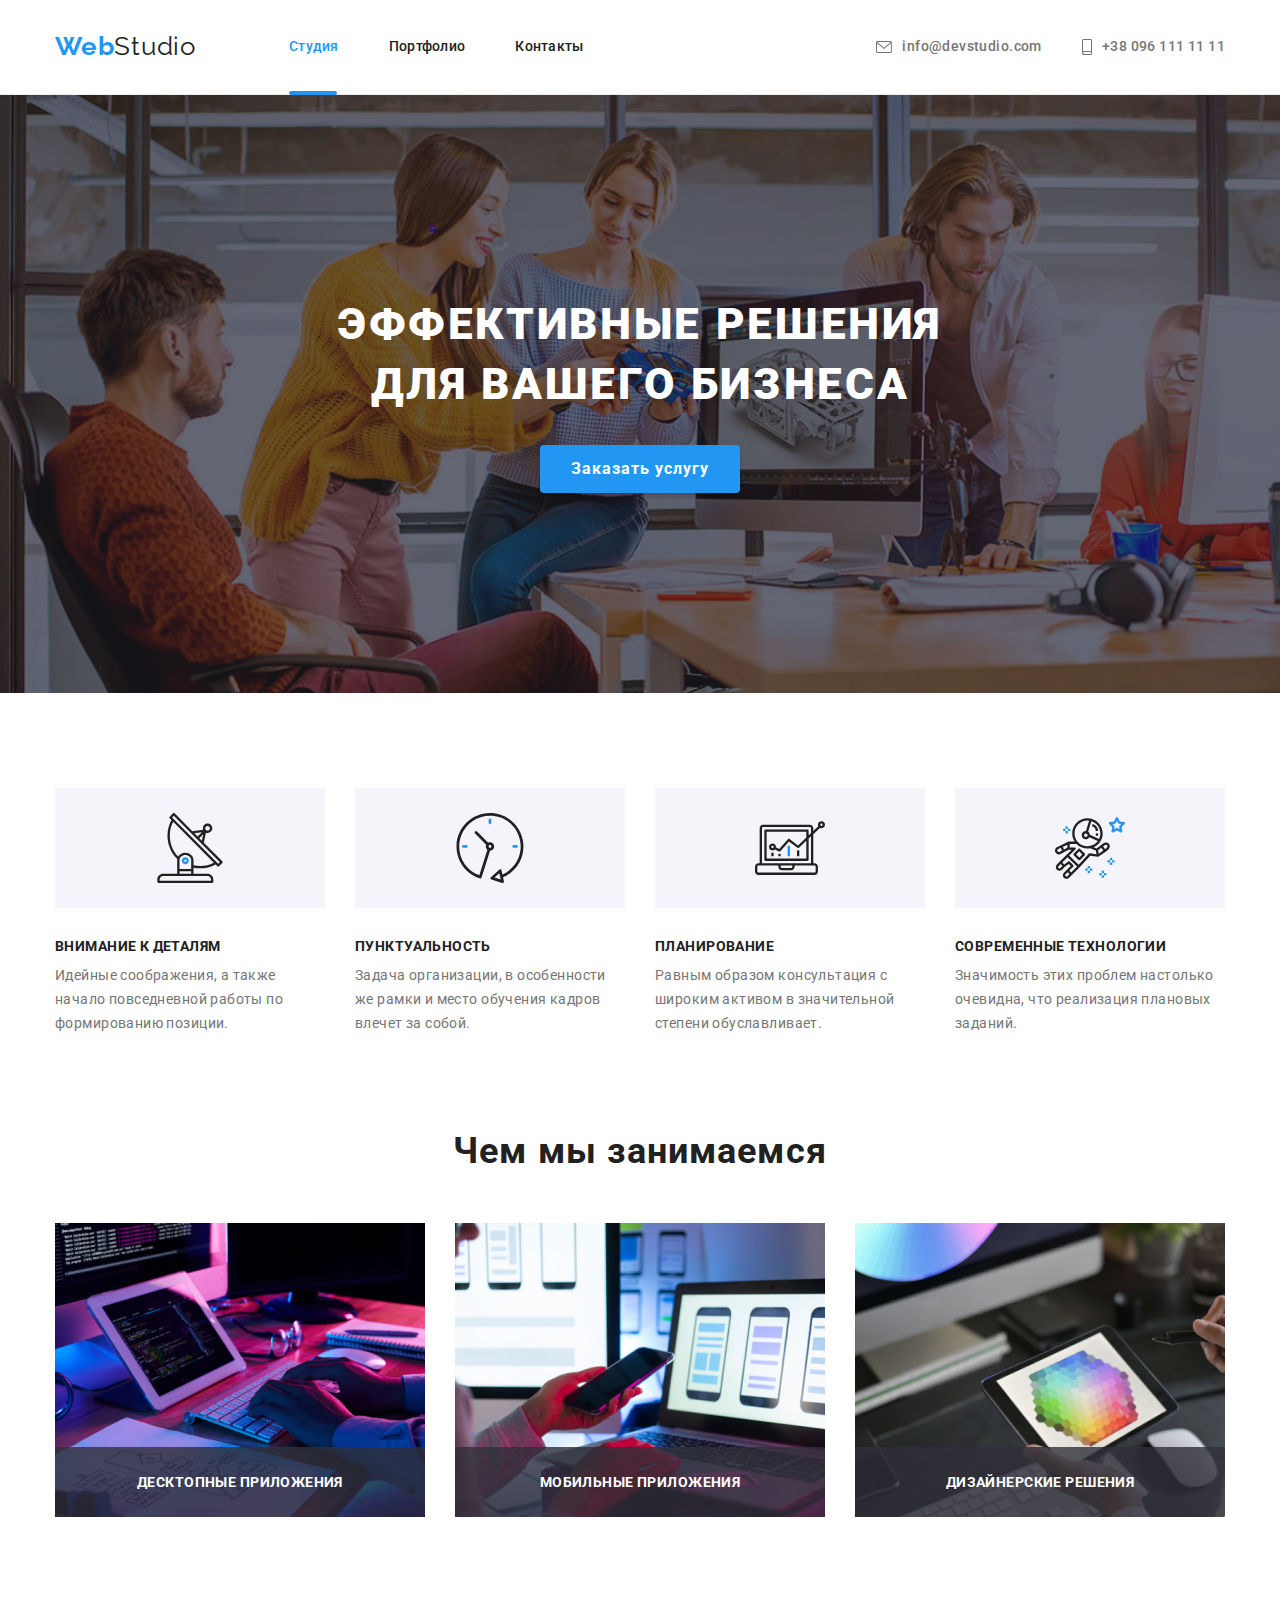
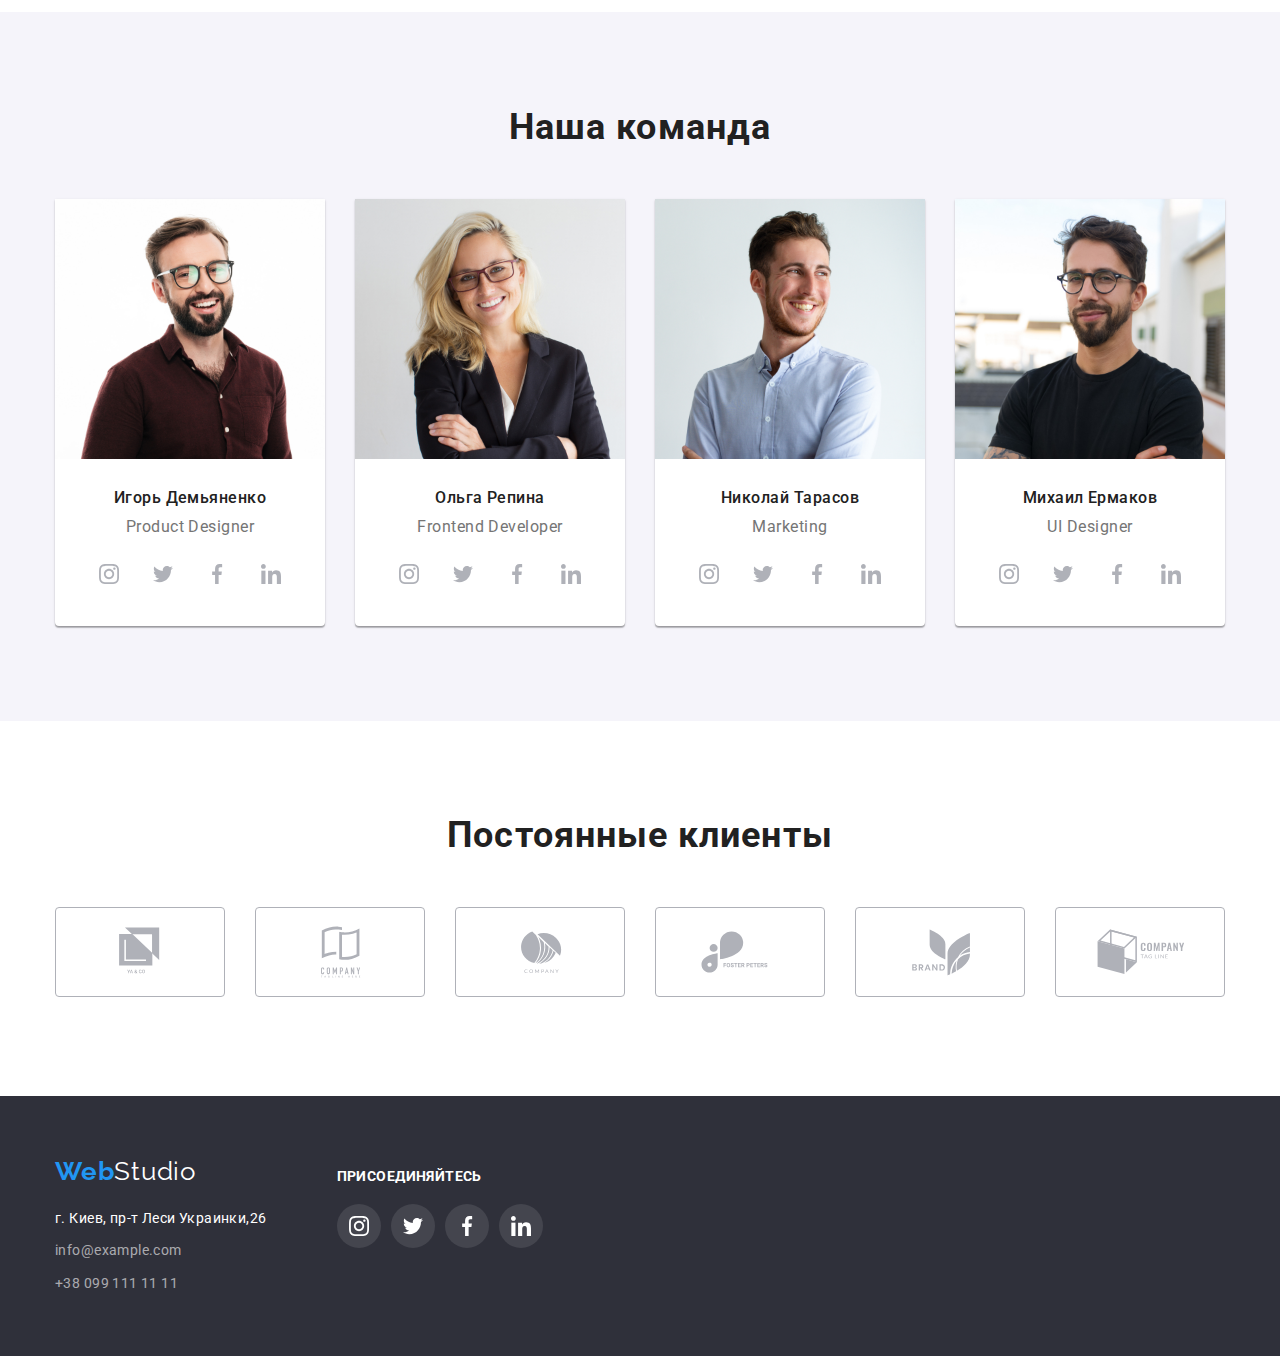
<file: index.html>
<!DOCTYPE html>
<html lang="ru">
  <head>
    <meta charset="UTF-8" />
    <meta name="viewport" content="width=device-width, initial-scale=1.0" />
    <title lang="en">WebStudio</title>
    <link rel="preconnect" href="https://fonts.gstatic.com" />
    <link
      href="https://fonts.googleapis.com/css2?family=Raleway:wght@700&family=Roboto:wght@400;500;700;900&display=swap"
      rel="stylesheet"
    />
    <link rel="stylesheet" href="./normalize.css" />
    <link rel="stylesheet" href="./css/styles.css" />
  </head>
  <body>
    <!-- Шапка сайта-->

    <header class="header">
      <div class="header-container container">
        <nav class="nav">
          <!-- <a href="/"><img src="./images/webstudio.svg" alt="Логотип сайта" width="145"></a> -->
          <a class="logo link" href="index.html" lang="en">
            <span class="logo web">Web</span>Studio</a
          >
          <ul class="list navigation-list">
            <li class="nav list item">
              <a class="nav-links link current s-pseudo" href="index.html"
                >Студия</a
              >
            </li>
            <li class="nav list item">
              <a class="nav-links link" href="portfolio.html">Портфолио</a>
            </li>
            <li class="nav list item">
              <a class="nav-links link" href="">Контакты</a>
            </li>
          </ul>
        </nav>

        <ul class="contacts list mail-phone">
          <li class="contacts list item">
            <a class="contacts link mail" href="mailto:info@devstudio.com"
              ><svg class="contacts link h-cont mail-svg">
                <use href="images/icons/sprite.svg#icon-envelope"></use>
              </svg>
              info@devstudio.com
            </a>
          </li>
          <li class="contacts list item">
            <a class="contacts link phone" href="tel:+380961111111"
              ><svg class="contacts link h-cont phone-svg">
                <use
                  href="./images/icons/sprite.svg#icon-smartphone"
                ></use></svg
              >+38 096 111 11 11</a
            >
          </li>
        </ul>
      </div>
    </header>

    <main>
      <!-- Герой -->
      <section class="hero">
        <div class="hero-container container">
          <h1 class="main-title">Эффективные решения для вашего бизнеса</h1>
          <button type="button" class="button" data-modal-open>
            Заказать услугу
          </button>
        </div>
      </section>

      <!-- Преимущества-->
      <section class="advantages">
        <div class="advantages-container container">
          <h2 class="advantages-title visually-hidden">Преимущества</h2>
          <div class="adv-svg-container">
            <div class="adv-svg-container-box">
              <svg class="adv-svg">
                <use href="./images/icons/sprite.svg#icon-antenna"></use>
              </svg>
            </div>
            <div class="adv-svg-container-box">
              <svg class="adv-svg">
                <use href="./images/icons/sprite.svg#icon-clock"></use>
              </svg>
            </div>
            <div class="adv-svg-container-box">
              <svg class="adv-svg">
                <use href="./images/icons/sprite.svg#icon-diagram"></use>
              </svg>
            </div>
            <div class="adv-svg-container-box">
              <svg class="adv-svg">
                <use href="./images/icons/sprite.svg#icon-astronaut"></use>
              </svg>
            </div>
          </div>

          <ul class="advantages-list list">
            <li class="advantages-list-item list item">
              <h3 class="advantages-title">Внимание к деталям</h3>
              <p class="adv-desc">
                Идейные соображения, а также начало повседневной работы по
                формированию позиции.
              </p>
            </li>
            <li class="advantages-list-item list item">
              <h3 class="advantages-title">Пунктуальность</h3>
              <p class="adv-desc">
                Задача организации, в особенности же рамки и место обучения
                кадров влечет за собой.
              </p>
            </li>
            <li class="advantages-list-item list item">
              <h3 class="advantages-title">Планирование</h3>
              <p class="adv-desc">
                Равным образом консультация с широким активом в значительной
                степени обуславливает.
              </p>
            </li>
            <li class="advantages-list-item list item">
              <h3 class="advantages-title">Современные технологии</h3>
              <p class="adv-desc">
                Значимость этих проблем настолько очевидна, что реализация
                плановых заданий.
              </p>
            </li>
          </ul>
        </div>
      </section>

      <!-- Чем мы занимаемся-->
      <section class="our-work">
        <div class="our-work-container container">
          <h2 class="our-work-title">Чем мы занимаемся</h2>
          <ul class="our-work-list list">
            <li class="our-work-list list item label1">
              <img src="./images/box1.jpg" width="370" alt="Описание фото 1" />
            </li>
            <li class="our-work-list list item label2">
              <img src="./images/box2.jpg" width="370" alt="Описание фото 2" />
            </li>
            <li class="our-work-list list item label3">
              <img src="./images/box3.jpg" width="370" alt="Описание фото 3" />
            </li>
          </ul>
        </div>
      </section>

      <!-- Наша команда-->

      <section class="our-team">
        <div class="our-team-container container">
          <h2 class="our-team-title">Наша команда</h2>
          <ul class="our-team-list list">
            <li class="our-team list item card">
              <img
                src="./images/worker1.jpg"
                alt="Фото сотрудника 1"
                width="270"
              />
              <div class="our-team-content-wrapper">
                <h3 class="teammate">Игорь Демьяненко</h3>
                <p class="profession" lang="en">Product Designer</p>
                <ul class="social-list list">
                  <li class="social-list-item">
                    <a href="" class="social-list-link link">
                      <svg class="social-list-icon">
                        <use
                          href="./images/icons/sprite.svg#icon-instagram"
                        ></use>
                      </svg>
                    </a>
                  </li>
                  <li class="social-list-item">
                    <a href="" class="social-list-link link">
                      <svg class="social-list-icon">
                        <use
                          href="./images/icons/sprite.svg#icon-twitter"
                        ></use>
                      </svg>
                    </a>
                  </li>
                  <li class="social-list-item">
                    <a href="" class="social-list-link link">
                      <svg class="social-list-icon">
                        <use
                          href="./images/icons/sprite.svg#icon-facebook"
                        ></use>
                      </svg>
                    </a>
                  </li>
                  <li class="social-list-item">
                    <a href="" class="social-list-link link">
                      <svg class="social-list-icon">
                        <use
                          href="./images/icons/sprite.svg#icon-linkedin"
                        ></use>
                      </svg>
                    </a>
                  </li>
                </ul>
              </div>
            </li>
            <li class="our-team list item card">
              <img
                src="./images/worker2.jpg"
                alt="Фото сотрудника 2"
                width="270"
              />
              <div class="our-team-content-wrapper">
                <h3 class="teammate">Ольга Репина</h3>
                <p class="profession" lang="en">Frontend Developer</p>
                <ul class="social-list list">
                  <li class="social-list-item">
                    <a href="" class="social-list-link link">
                      <svg class="social-list-icon">
                        <use
                          href="./images/icons/sprite.svg#icon-instagram"
                        ></use>
                      </svg>
                    </a>
                  </li>
                  <li class="social-list-item">
                    <a href="" class="social-list-link link">
                      <svg class="social-list-icon">
                        <use
                          href="./images/icons/sprite.svg#icon-twitter"
                        ></use>
                      </svg>
                    </a>
                  </li>
                  <li class="social-list-item">
                    <a href="" class="social-list-link link">
                      <svg class="social-list-icon">
                        <use
                          href="./images/icons/sprite.svg#icon-facebook"
                        ></use>
                      </svg>
                    </a>
                  </li>
                  <li class="social-list-item">
                    <a href="" class="social-list-link link">
                      <svg class="social-list-icon">
                        <use
                          href="./images/icons/sprite.svg#icon-linkedin"
                        ></use>
                      </svg>
                    </a>
                  </li>
                </ul>
              </div>
            </li>

            <li class="our-team list item card">
              <img
                src="./images/worker3.jpg"
                alt="Фото сотрудника 3"
                width="270"
              />
              <div class="our-team-content-wrapper">
                <h3 class="teammate">Николай Тарасов</h3>
                <p class="profession" lang="en">Marketing</p>
                <ul class="social-list list">
                  <li class="social-list-item">
                    <a href="" class="social-list-link link">
                      <svg class="social-list-icon">
                        <use
                          href="./images/icons/sprite.svg#icon-instagram"
                        ></use>
                      </svg>
                    </a>
                  </li>
                  <li class="social-list-item">
                    <a href="" class="social-list-link link">
                      <svg class="social-list-icon">
                        <use
                          href="./images/icons/sprite.svg#icon-twitter"
                        ></use>
                      </svg>
                    </a>
                  </li>
                  <li class="social-list-item">
                    <a href="" class="social-list-link link">
                      <svg class="social-list-icon">
                        <use
                          href="./images/icons/sprite.svg#icon-facebook"
                        ></use>
                      </svg>
                    </a>
                  </li>
                  <li class="social-list-item">
                    <a href="" class="social-list-link link">
                      <svg class="social-list-icon">
                        <use
                          href="./images/icons/sprite.svg#icon-linkedin"
                        ></use>
                      </svg>
                    </a>
                  </li>
                </ul>
              </div>
            </li>

            <li class="our-team list item card">
              <img
                src="./images/worker4.jpg"
                alt="Фото сотрудника 4"
                width="270"
              />
              <div class="our-team-content-wrapper">
                <h3 class="teammate">Михаил Ермаков</h3>
                <p class="profession" lang="en">UI Designer</p>
                <ul class="social-list list">
                  <li class="social-list-item">
                    <a href="" class="social-list-link link">
                      <svg class="social-list-icon">
                        <use
                          href="./images/icons/sprite.svg#icon-instagram"
                        ></use>
                      </svg>
                    </a>
                  </li>
                  <li class="social-list-item">
                    <a href="" class="social-list-link link">
                      <svg class="social-list-icon">
                        <use
                          href="./images/icons/sprite.svg#icon-twitter"
                        ></use>
                      </svg>
                    </a>
                  </li>
                  <li class="social-list-item">
                    <a href="" class="social-list-link link">
                      <svg class="social-list-icon">
                        <use
                          href="./images/icons/sprite.svg#icon-facebook"
                        ></use>
                      </svg>
                    </a>
                  </li>
                  <li class="social-list-item">
                    <a href="" class="social-list-link link">
                      <svg class="social-list-icon">
                        <use
                          href="./images/icons/sprite.svg#icon-linkedin"
                        ></use>
                      </svg>
                    </a>
                  </li>
                </ul>
              </div>
            </li>
          </ul>
        </div>
      </section>

      <!-- Постоянные клиенты -->

      <section class="clients">
        <div class="clients-container">
          <h2 class="clients-title">Постоянные клиенты</h2>
          <ul class="clients-list list">
            <li class="clients-list-item">
              <a class="clients-list-link link" href="http://www.google.com">
                <div class="clients-link-box">
                  <svg class="client-list-link-svg">
                    <use href="./images/icons/sprite.svg#icon-Client-1"></use>
                  </svg>
                </div>
              </a>
            </li>
            <li class="clients-list-item">
              <a class="clients-list-link link" href="http://www.google.com">
                <div class="clients-link-box">
                  <svg class="client-list-link-svg">
                    <use href="./images/icons/sprite.svg#icon-Client-2"></use>
                  </svg>
                </div>
              </a>
            </li>
            <li class="clients-list-item">
              <a class="clients-list-link link" href="http://www.google.com">
                <div class="clients-link-box">
                  <svg class="client-list-link-svg">
                    <use href="./images/icons/sprite.svg#icon-Client-3"></use>
                  </svg>
                </div>
              </a>
            </li>
            <li class="clients-list-item">
              <a class="clients-list-link link" href="http://www.google.com">
                <div class="clients-link-box">
                  <svg class="client-list-link-svg">
                    <use href="./images/icons/sprite.svg#icon-Client-4"></use>
                  </svg>
                </div>
              </a>
            </li>
            <li class="clients-list-item">
              <a class="clients-list-link link" href="http://www.google.com">
                <div class="clients-link-box">
                  <svg class="client-list-link-svg">
                    <use href="./images/icons/sprite.svg#icon-Client-5"></use>
                  </svg>
                </div>
              </a>
            </li>
            <li class="clients-list-item">
              <a class="clients-list-link link" href="http://www.google.com">
                <div class="clients-link-box">
                  <svg class="client-list-link-svg">
                    <use href="./images/icons/sprite.svg#icon-Client-6"></use>
                  </svg>
                </div>
              </a>
            </li>
          </ul>
        </div>
      </section>
    </main>

    <!-- Футер -->

    <footer class="footer">
      <div class="footer-container container">
        <div class="footer-address-container">
          <h3 class="footer-title visually-hidden">Контактные данные</h3>
          <a class="logo link logo-footer" href="index.html">
            <span class="logo web">Web</span>Studio</a
          >
          <address class="address">
            <ul class="address-list list">
              <li class="address-list-item list">
                <a
                  class="link street"
                  href="https://goo.gl/maps/oHU4YcyeSBR1wk3o7"
                  target="_blank"
                  rel="noreferrer noopener"
                  >г. Киев, пр-т Леси Украинки,26</a
                >
              </li>
              <li class="address-list-item list item">
                <a class="link f-cont" href="mailto:info@example.com"
                  >info@example.com</a
                >
              </li>
              <li class="address-list-item list item">
                <a class="link f-cont" href="tel:+380991111111"
                  >+38 099 111 11 11</a
                >
              </li>
            </ul>
          </address>
        </div>
        <div class="footer-social-container">
          <h3 class="social-title">присоединяйтесь</h3>
          <ul class="footer-social-list list">
            <li class="footer-social-list-item">
              <a href="" class="footer-social-list-link link">
                <svg class="footer-social-list-icon">
                  <use
                    class="footer-social-list-link-svg"
                    href="./images/icons/sprite.svg#icon-instagram"
                  ></use>
                </svg>
              </a>
            </li>
            <li class="footer-social-list-item">
              <a href="" class="footer-social-list-link link">
                <svg class="footer-social-list-icon">
                  <use
                    class="footer-social-list-link-svg"
                    href="./images/icons/sprite.svg#icon-twitter"
                  ></use>
                </svg>
              </a>
            </li>
            <li class="footer-social-list-item">
              <a href="" class="footer-social-list-link link">
                <svg class="footer-social-list-icon">
                  <use
                    class="footer-social-list-link-svg"
                    href="./images/icons/sprite.svg#icon-facebook"
                  ></use>
                </svg>
              </a>
            </li>
            <li class="footer-social-list-item">
              <a href="" class="footer-social-list-link link">
                <svg class="footer-social-list-icon">
                  <use
                    class="footer-social-list-link-svg"
                    href="./images/icons/sprite.svg#icon-linkedin"
                  ></use>
                </svg>
              </a>
            </li>
          </ul>
        </div>
      </div>
    </footer>
    <div class="backdrop is-hidden" data-modal>
      <div class="modal">
        <button type="button" class="modal-close-btn" data-modal-close>
          <svg class="modal-close-btn-icon">
            <use href="./images/icons/sprite.svg#icon-modal-close-btn"></use>
          </svg>
        </button>
      </div>
    </div>
    <script src="./JS/modal.js"></script>
  </body>
</html>
</file>
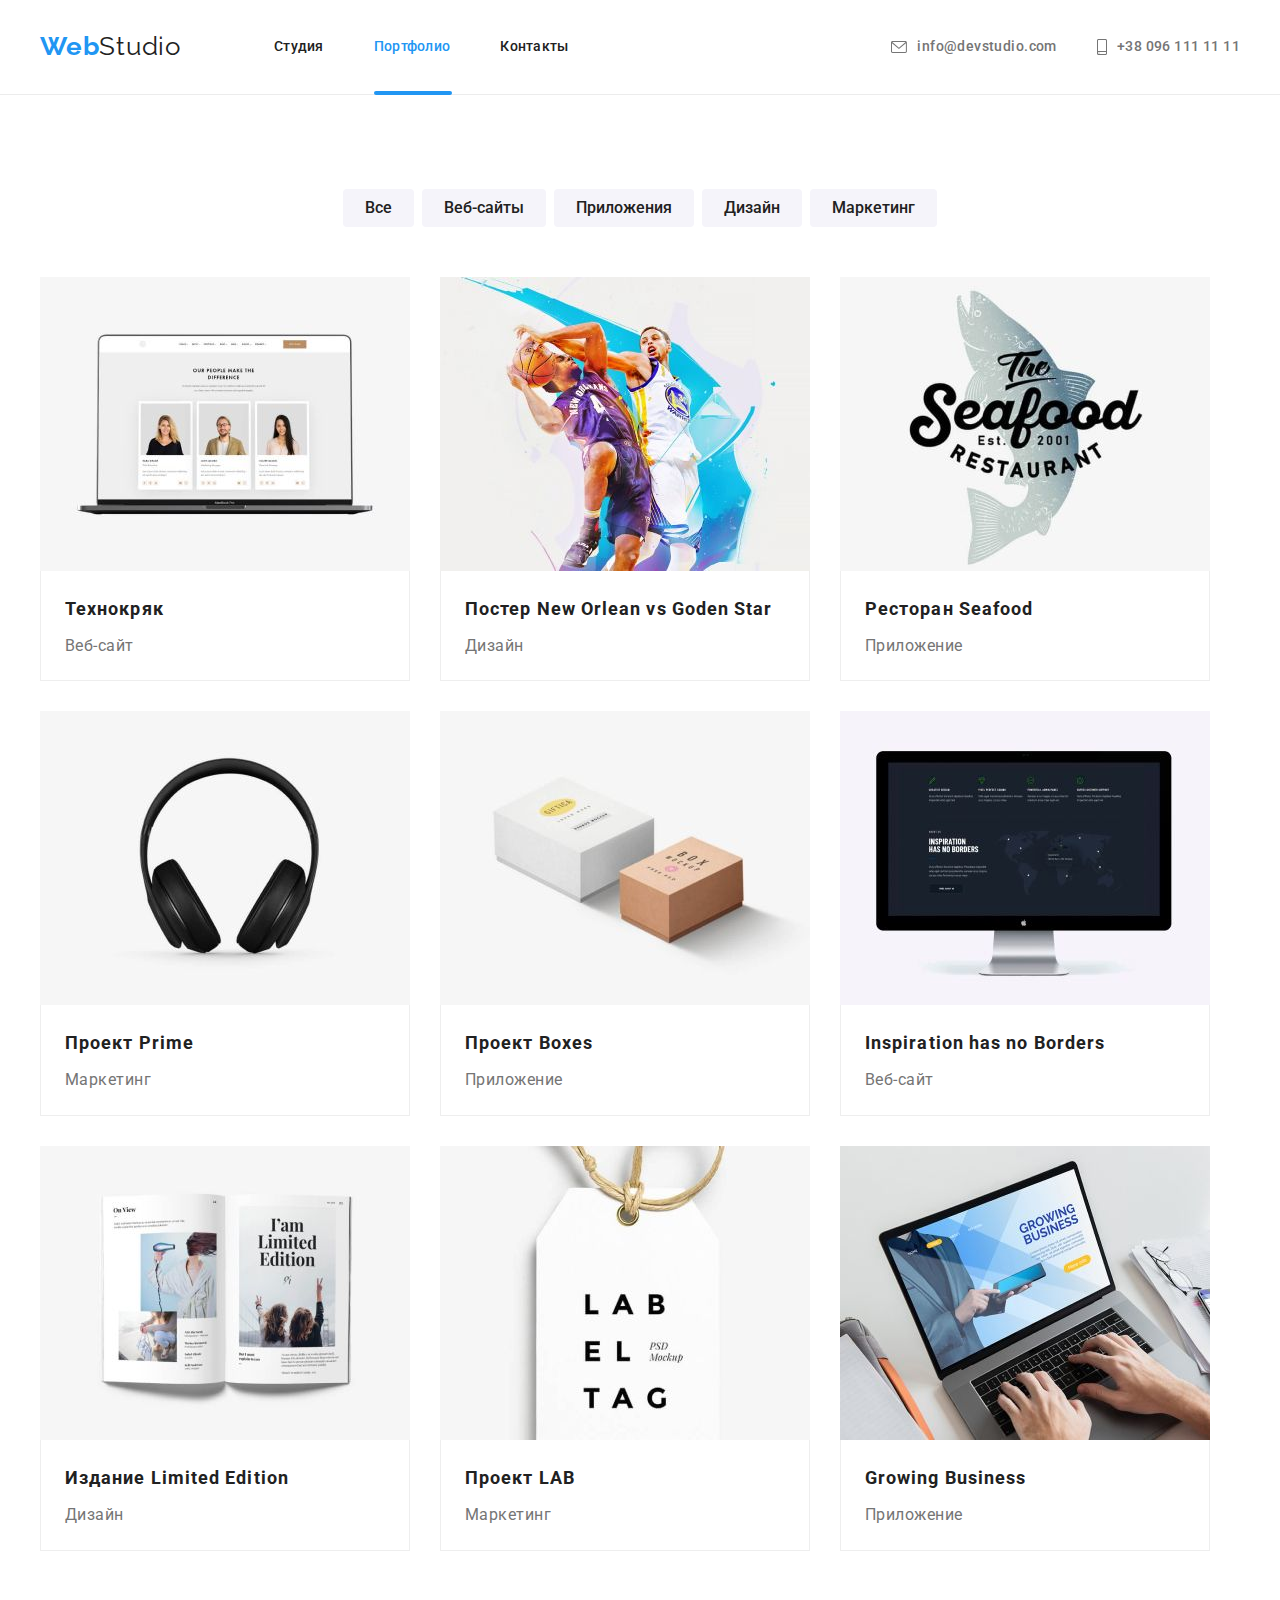
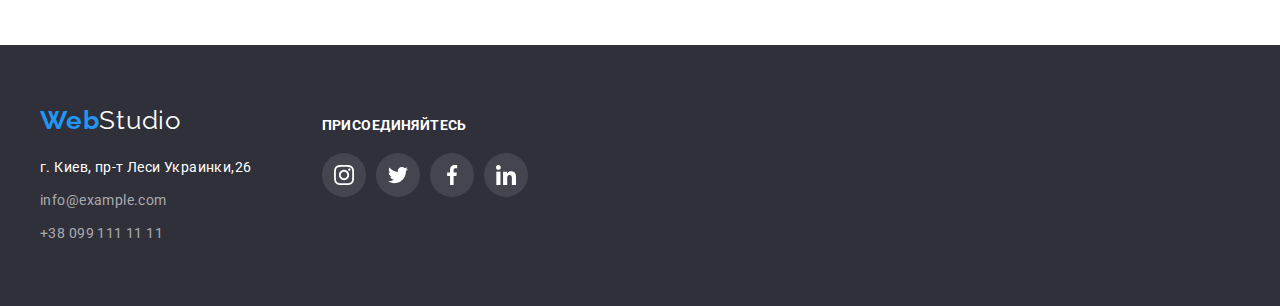
<file: portfolio.html>
<!DOCTYPE html>
<html lang="ru">
  <head>
    <meta charset="UTF-8" />
    <meta name="viewport" content="width=device-width, initial-scale=1.0" />
    <title lang="en">Portfolio</title>
    <link rel="preconnect" href="https://fonts.gstatic.com" />
    <link
      href="https://fonts.googleapis.com/css2?family=Oleo+Script&family=Raleway:wght@700&family=Roboto:wght@400;500;700;900&display=swap"
      rel="stylesheet"
    />
    <link rel="stylesheet" href="./css/styles.css" />
    <link rel="stylesheet" href="./css/normalize.css" />
  </head>

  <body>
    <!-- Шапка сайта-->

    <header class="header">
      <div class="header-container container">
        <nav class="nav">
          <!-- <a href="/"><img src="./images/webstudio.svg" alt="Логотип сайта" width="145"></a> -->
          <a class="logo link" href="index.html" lang="en">
            <span class="logo web">Web</span>Studio</a
          >
          <ul class="list navigation-list">
            <li class="nav list item">
              <a class="nav-links link" href="index.html">Студия</a>
            </li>
            <li class="nav list item">
              <a class="nav-links link current p-pseudo" href="portfolio.html"
                >Портфолио</a
              >
            </li>
            <li class="nav list item">
              <a class="nav-links link" href="">Контакты</a>
            </li>
          </ul>
        </nav>

        <ul class="contacts list mail-phone">
          <li class="contacts list item">
            <a class="contacts link mail" href="mailto:info@devstudio.com"
              ><svg class="contacts link h-cont mail-svg">
                <use href="images/icons/sprite.svg#icon-envelope"></use>
              </svg>
              info@devstudio.com
            </a>
          </li>
          <li class="contacts list item">
            <a class="contacts link phone" href="tel:+380961111111"
              ><svg class="contacts link h-cont phone-svg">
                <use
                  href="./images/icons/sprite.svg#icon-smartphone"
                ></use></svg
              >+38 096 111 11 11</a
            >
          </li>
        </ul>
      </div>
    </header>

    <main>
      <section class="portfolio">
        <div class="portfolio-container container">
          <!-- Фильтр портфолио-->
          <h1 class="visually-hidden">Портфолио</h1>

          <ul class="filter-portfolio list">
            <li class="filter-button">
              <button type="button" class="filters">Все</button>
            </li>
            <li class="filter-button">
              <button type="button" class="filters">Веб-сайты</button>
            </li>
            <li class="filter-button">
              <button type="button" class="filters">Приложения</button>
            </li>
            <li class="filter-button">
              <button type="button" class="filters">Дизайн</button>
            </li>
            <li class="filter-button">
              <button type="button" class="filters">Маркетинг</button>
            </li>
          </ul>

          <!-- Портфолио-->

          <ul class="portfolio-list list">
            <li class="portfolio-list-item">
              <a
                class="portfolio-list-item-link link"
                href="https://www.google.com.ua/?hl=ru"
                target="_blank"
              >
                <div class="portfolio-list-item-overlay">
                  <img
                    src="images/portfolio/img.jpg"
                    alt="Демонстрация веб-сайта"
                    class="portfolio-list-item-image"
                  />
                  <p class="overlay">
                    Технокряк это современная площадка распространения
                    коронавируса. Компании используют эту платформу для
                    цифрового шпионажа и атак на защищённые сервера конкурентов.
                  </p>
                </div>
                <div class="portfolio-list-item-wrapper">
                  <h2 class="work-name">Технокряк</h2>
                  <p class="work-type">Веб-сайт</p>
                </div>
              </a>
            </li>
            <li class="portfolio-list-item">
              <a
                class="portfolio-list-item-link link"
                href="https://www.google.com.ua/?hl=ru"
                target="_blank"
              >
                <div class="portfolio-list-item-overlay">
                  <img
                    src="images/portfolio/img-1.jpg"
                    alt="Демонстрация дизайна"
                    class="portfolio-list-item-image"
                  />
                  <p class="overlay">
                    Lorem ipsum dolor sit amet consectetur adipisicing elit.
                    Illo voluptatibus officiis modi facere voluptatum laboriosam
                    corrupti. Nobis beatae laboriosam inventore vitae rem
                    accusamus modi ipsum, quod, cum cumque, nemo expedita!
                  </p>
                </div>

                <div class="portfolio-list-item-wrapper">
                  <h2 class="work-name">Постер New Orlean vs Goden Star</h2>
                  <p class="work-type">Дизайн</p>
                </div>
              </a>
            </li>
            <li class="portfolio-list-item">
              <a
                class="portfolio-list-item-link link"
                href="https://www.google.com.ua/?hl=ru"
                target="_blank"
              >
                <div class="portfolio-list-item-overlay">
                  <img
                    src="images/portfolio/img-2.jpg"
                    alt="Демонстрация приложения"
                    width="370"
                  />
                  <p class="overlay">
                    Lorem ipsum dolor, sit amet consectetur adipisicing elit.
                    Consectetur officiis odit maxime laboriosam fugiat placeat
                    assumenda quisquam animi numquam, velit asperiores, eius
                    magni perferendis doloribus cumque. Aliquam culpa atque
                    quidem?
                  </p>
                </div>
                <div class="portfolio-list-item-wrapper">
                  <h2 class="work-name">Ресторан Seafood</h2>
                  <p class="work-type">Приложение</p>
                </div>
              </a>
            </li>
            <li class="portfolio-list-item">
              <a
                class="portfolio-list-item-link link"
                href="https://www.google.com.ua/?hl=ru"
                target="_blank"
              >
                <div class="portfolio-list-item-overlay">
                  <img
                    src="images/portfolio/img-3.jpg"
                    alt="Демонстрация маркетинг"
                    class="portfolio-list-item-image"
                  />
                  <p class="overlay">
                    Lorem ipsum dolor sit amet consectetur, adipisicing elit.
                    Debitis accusamus corrupti magnam itaque perferendis,
                    dolores recusandae aperiam eius ea repudiandae rerum nemo
                    excepturi autem saepe maiores labore dolorem, dolor
                    consectetur?
                  </p>
                </div>
                <div class="portfolio-list-item-wrapper">
                  <h2 class="work-name">Проект Prime</h2>
                  <p class="work-type">Маркетинг</p>
                </div>
              </a>
            </li>
            <li class="portfolio-list-item">
              <a
                class="portfolio-list-item-link link"
                href="https://www.google.com.ua/?hl=ru"
                target="_blank"
              >
                <div class="portfolio-list-item-overlay">
                  <img
                    src="images/portfolio/img-4.jpg"
                    alt="Демонстрация демонстрация приложения"
                    class="portfolio-list-item-image"
                  />
                  <p class="overlay">
                    Lorem ipsum dolor sit amet consectetur, adipisicing elit.
                    Debitis accusamus corrupti magnam itaque perferendis,
                    dolores recusandae aperiam eius ea repudiandae rerum nemo
                    excepturi autem saepe maiores labore dolorem, dolor
                    consectetur?
                  </p>
                </div>
                <div class="portfolio-list-item-wrapper">
                  <h2 class="work-name">Проект Boxes</h2>
                  <p class="work-type">Приложение</p>
                </div>
              </a>
            </li>
            <li class="portfolio-list-item">
              <a
                class="portfolio-list-item-link link"
                href="https://www.google.com.ua/?hl=ru"
                target="_blank"
              >
                <div class="portfolio-list-item-overlay">
                  <img
                    src="images/portfolio/img-5.jpg"
                    alt="Демонстрация веб-сайта"
                    class="portfolio-list-item-image"
                  />
                  <p class="overlay">
                    Lorem ipsum dolor sit amet consectetur, adipisicing elit.
                    Debitis accusamus corrupti magnam itaque perferendis,
                    dolores recusandae aperiam eius ea repudiandae rerum nemo
                    excepturi autem saepe maiores labore dolorem, dolor
                    consectetur?
                  </p>
                </div>
                <div class="portfolio-list-item-wrapper">
                  <h2 class="work-name">Inspiration has no Borders</h2>
                  <p class="work-type">Веб-сайт</p>
                </div>
              </a>
            </li>
            <li class="portfolio-list-item">
              <a
                class="portfolio-list-item-link link"
                href="https://www.google.com.ua/?hl=ru"
                target="_blank"
              >
                <div class="portfolio-list-item-overlay">
                  <img
                    src="images/portfolio/img-6.jpg"
                    alt="Демонстрация дизайна"
                    class="portfolio-list-item-image"
                  />
                  <p class="overlay">
                    Lorem ipsum dolor sit amet consectetur, adipisicing elit.
                    Debitis accusamus corrupti magnam itaque perferendis,
                    dolores recusandae aperiam eius ea repudiandae rerum nemo
                    excepturi autem saepe maiores labore dolorem, dolor
                    consectetur?
                  </p>
                </div>
                <div class="portfolio-list-item-wrapper">
                  <h2 class="work-name">Издание Limited Edition</h2>
                  <p class="work-type">Дизайн</p>
                </div>
              </a>
            </li>
            <li class="portfolio-list-item">
              <a
                class="portfolio-list-item-link link"
                href="https://www.google.com.ua/?hl=ru"
                target="_blank"
              >
                <div class="portfolio-list-item-overlay">
                  <img
                    src="images/portfolio/img-7.jpg"
                    alt="Демонстрация маркетинг"
                    class="portfolio-list-item-image"
                  />
                  <p class="overlay">
                    Lorem ipsum dolor sit amet consectetur, adipisicing elit.
                    Debitis accusamus corrupti magnam itaque perferendis,
                    dolores recusandae aperiam eius ea repudiandae rerum nemo
                    excepturi autem saepe maiores labore dolorem, dolor
                    consectetur?
                  </p>
                </div>
                <div class="portfolio-list-item-wrapper">
                  <h2 class="work-name">Проект LAB</h2>
                  <p class="work-type">Маркетинг</p>
                </div>
              </a>
            </li>
            <li class="portfolio-list-item">
              <a
                class="portfolio-list-item-link link"
                href="https://www.google.com.ua/?hl=ru"
                target="_blank"
              >
                <div class="portfolio-list-item-overlay">
                  <img
                    src="images/portfolio/img-8.jpg"
                    alt="Демонстрация приложения"
                    class="portfolio-list-item-image"
                  />
                  <p class="overlay">
                    Lorem ipsum dolor sit amet consectetur, adipisicing elit.
                    Debitis accusamus corrupti magnam itaque perferendis,
                    dolores recusandae aperiam eius ea repudiandae rerum nemo
                    excepturi autem saepe maiores labore dolorem, dolor
                    consectetur?
                  </p>
                </div>
                <div class="portfolio-list-item-wrapper">
                  <h2 class="work-name">Growing Business</h2>
                  <p class="work-type">Приложение</p>
                </div>
              </a>
            </li>
          </ul>
        </div>
      </section>
    </main>
    <!-- Футер -->

    <footer class="footer">
      <div class="footer-container container">
        <div class="footer-address-container">
          <h3 class="footer-title visually-hidden">Контактные данные</h3>
          <a class="logo link logo-footer" href="index.html">
            <span class="logo web">Web</span>Studio</a
          >
          <address class="address">
            <ul class="address-list list">
              <li class="address-list-item list">
                <a
                  class="link street"
                  href="https://goo.gl/maps/oHU4YcyeSBR1wk3o7"
                  target="_blank"
                  rel="noreferrer noopener"
                  >г. Киев, пр-т Леси Украинки,26</a
                >
              </li>
              <li class="address-list-item list item">
                <a class="link f-cont" href="mailto:info@example.com"
                  >info@example.com</a
                >
              </li>
              <li class="address-list-item list item">
                <a class="link f-cont" href="tel:+380991111111"
                  >+38 099 111 11 11</a
                >
              </li>
            </ul>
          </address>
        </div>
        <div class="footer-social-container">
          <h3 class="social-title">присоединяйтесь</h3>
          <ul class="footer-social-list list">
            <li class="footer-social-list-item">
              <a href="" class="footer-social-list-link link">
                <svg class="footer-social-list-icon">
                  <use
                    class="footer-social-list-link-svg"
                    href="./images/icons/sprite.svg#icon-instagram"
                  ></use>
                </svg>
              </a>
            </li>
            <li class="footer-social-list-item">
              <a href="" class="footer-social-list-link link">
                <svg class="footer-social-list-icon">
                  <use
                    class="footer-social-list-link-svg"
                    href="./images/icons/sprite.svg#icon-twitter"
                  ></use>
                </svg>
              </a>
            </li>
            <li class="footer-social-list-item">
              <a href="" class="footer-social-list-link link">
                <svg class="footer-social-list-icon">
                  <use
                    class="footer-social-list-link-svg"
                    href="./images/icons/sprite.svg#icon-facebook"
                  ></use>
                </svg>
              </a>
            </li>
            <li class="footer-social-list-item">
              <a href="" class="footer-social-list-link link">
                <svg class="footer-social-list-icon">
                  <use
                    class="footer-social-list-link-svg"
                    href="./images/icons/sprite.svg#icon-linkedin"
                  ></use>
                </svg>
              </a>
            </li>
          </ul>
        </div>
      </div>
    </footer>
  </body>
</html>
</file>
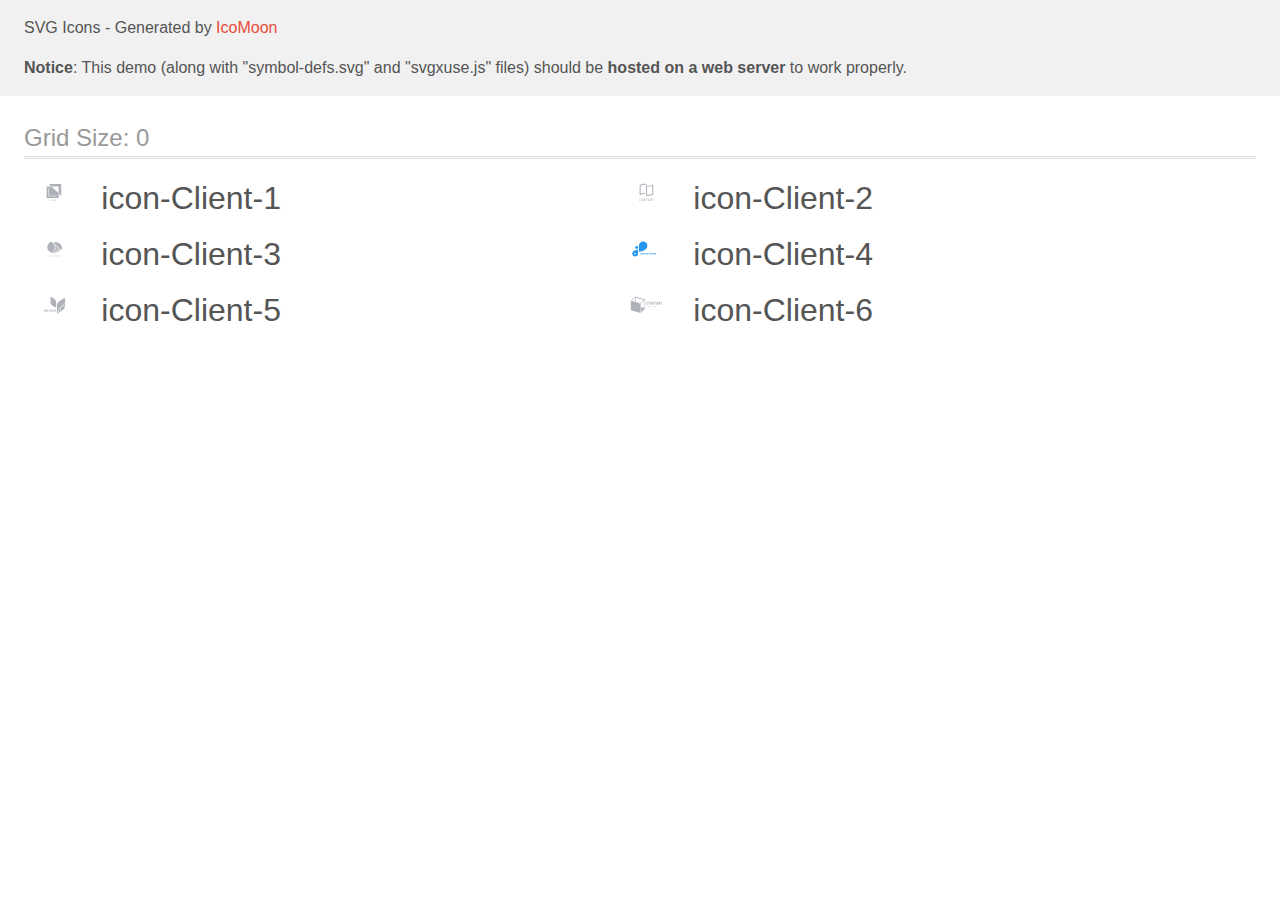
<file: icomoon/demo-external-svg.html>
<!doctype html>
<html>
<head>
    <title>IcoMoon - SVG Icons</title>
    <meta charset="utf-8">
    <meta name="viewport" content="width=device-width, initial-scale=1">
    <link rel="stylesheet" href="demo-files/demo.css">
    <link rel="stylesheet" href="style.css">
</head>
<body>
<header class="bgc1 clearfix">
<div class="mhl">
    <p>SVG Icons - Generated by <a href="https://icomoon.io/app">IcoMoon</a></p><p><strong>Notice</strong>: This demo (along with "symbol-defs.svg" and "svgxuse.js" files) should be <b>hosted on a web server</b> to work properly.</p>
</div>
</header>
    <div class="clearfix mhl ptl">
        <h1 class="mvm mtn fgc1">Grid Size: 0</h1>
        <div class="glyph fs1">
            <div class="clearfix pbs">
                <svg class="icon icon-Client-1"><use xlink:href="symbol-defs.svg#icon-Client-1"></use></svg><span class="name"> icon-Client-1</span>
            </div>
        </div>
        <div class="glyph fs1">
            <div class="clearfix pbs">
                <svg class="icon icon-Client-2"><use xlink:href="symbol-defs.svg#icon-Client-2"></use></svg><span class="name"> icon-Client-2</span>
            </div>
        </div>
        <div class="glyph fs1">
            <div class="clearfix pbs">
                <svg class="icon icon-Client-3"><use xlink:href="symbol-defs.svg#icon-Client-3"></use></svg><span class="name"> icon-Client-3</span>
            </div>
        </div>
        <div class="glyph fs1">
            <div class="clearfix pbs">
                <svg class="icon icon-Client-4"><use xlink:href="symbol-defs.svg#icon-Client-4"></use></svg><span class="name"> icon-Client-4</span>
            </div>
        </div>
        <div class="glyph fs1">
            <div class="clearfix pbs">
                <svg class="icon icon-Client-5"><use xlink:href="symbol-defs.svg#icon-Client-5"></use></svg><span class="name"> icon-Client-5</span>
            </div>
        </div>
        <div class="glyph fs1">
            <div class="clearfix pbs">
                <svg class="icon icon-Client-6"><use xlink:href="symbol-defs.svg#icon-Client-6"></use></svg><span class="name"> icon-Client-6</span>
            </div>
        </div>
  </div>
<script defer src="svgxuse.js"></script>
</body>
</html>
</file>
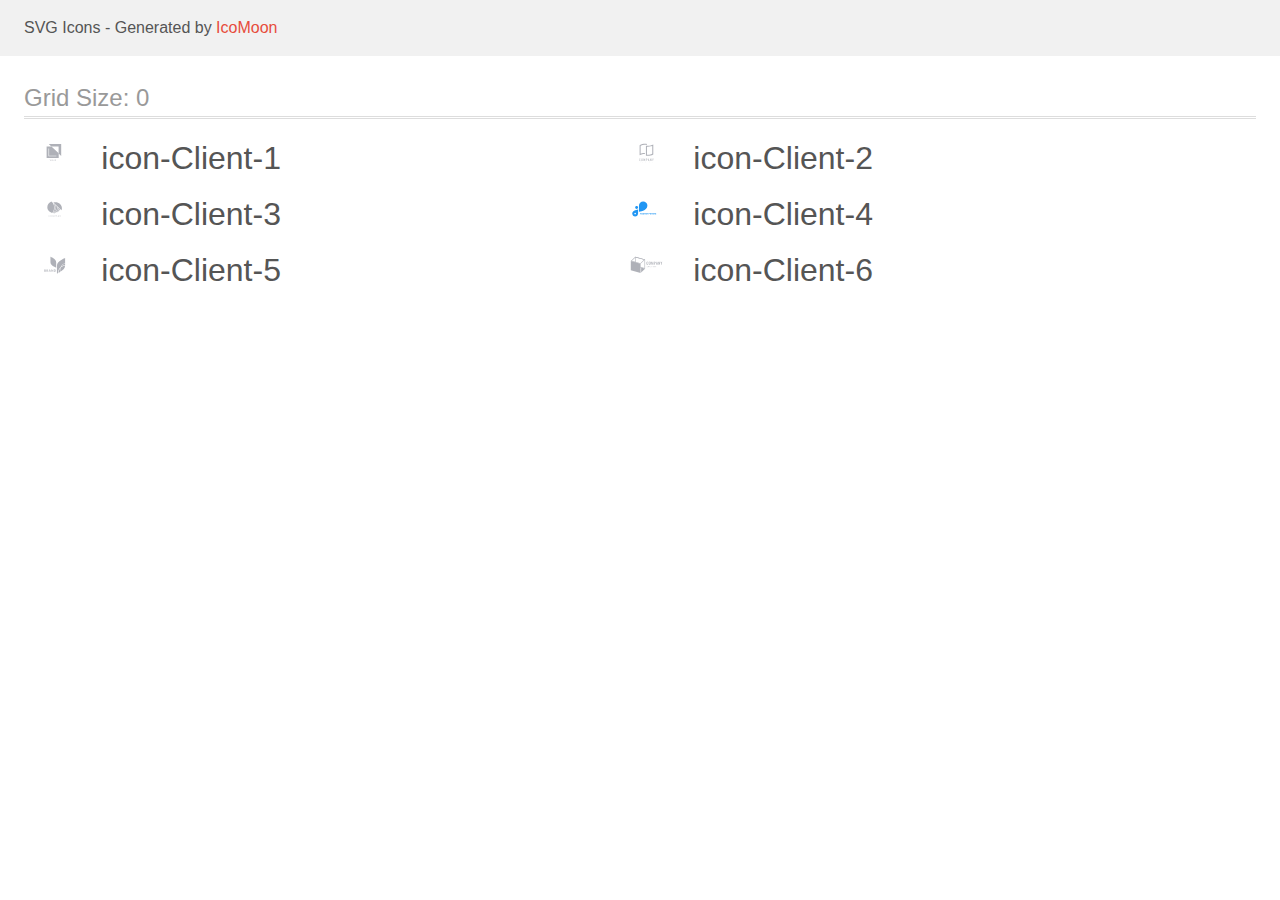
<file: icomoon/demo.html>
<!doctype html>
<html>
<head>
    <title>IcoMoon - SVG Icons</title>
    <meta charset="utf-8">
    <meta name="viewport" content="width=device-width, initial-scale=1">
    <link rel="stylesheet" href="demo-files/demo.css">
    <link rel="stylesheet" href="style.css">
</head>
<body>
<svg aria-hidden="true" style="position: absolute; width: 0; height: 0; overflow: hidden;" version="1.1" xmlns="http://www.w3.org/2000/svg" xmlns:xlink="http://www.w3.org/1999/xlink">
<defs>
<symbol id="icon-Client-1" viewBox="0 0 60 32">
<path fill="#afb1b8" style="fill: var(--color1, #afb1b8)" d="M24.533 7.111l2.598 2.46h7.248v6.861l2.598 2.46v-11.781h-12.444z"></path>
<path fill="#afb1b8" style="fill: var(--color1, #afb1b8)" d="M22.4 9.467v11.444h12.089v-4.549l-7.281-6.892-4.808-0.003zM32.186 19.238h-7.873v-7.697h0.556v7.176h7.317v0.521z"></path>
<path fill="#afb1b8" style="fill: var(--color1, #afb1b8)" d="M25.881 23.034l0.291-0.599h0.243l-0.424 0.799v0.465h-0.22v-0.465l-0.424-0.799h0.244l0.291 0.599zM27.13 23.405h-0.49l-0.102 0.294h-0.228l0.477-1.264h0.197l0.478 1.264h-0.229l-0.103-0.294zM26.702 23.228h0.366l-0.183-0.524-0.183 0.524zM27.995 23.358c0-0.058 0.016-0.112 0.048-0.161s0.095-0.107 0.188-0.174c-0.049-0.062-0.084-0.115-0.103-0.158s-0.029-0.085-0.029-0.126c0-0.099 0.030-0.177 0.090-0.234s0.141-0.087 0.243-0.087c0.092 0 0.167 0.027 0.226 0.082s0.089 0.121 0.089 0.201c0 0.053-0.013 0.101-0.040 0.146s-0.070 0.088-0.131 0.132l-0.086 0.063 0.244 0.288c0.035-0.069 0.053-0.147 0.053-0.232h0.183c0 0.156-0.036 0.283-0.109 0.383l0.186 0.22h-0.245l-0.071-0.084c-0.090 0.068-0.198 0.102-0.323 0.102s-0.225-0.033-0.3-0.099c-0.075-0.067-0.112-0.153-0.112-0.26zM28.413 23.548c0.071 0 0.138-0.024 0.2-0.071l-0.276-0.326-0.027 0.019c-0.069 0.053-0.104 0.113-0.104 0.181 0 0.058 0.019 0.106 0.056 0.142s0.088 0.055 0.151 0.055zM28.297 22.734c0 0.049 0.030 0.11 0.089 0.183l0.096-0.066 0.027-0.022c0.036-0.032 0.054-0.073 0.054-0.122 0-0.033-0.012-0.061-0.037-0.084s-0.056-0.036-0.095-0.036c-0.041 0-0.074 0.014-0.098 0.042s-0.036 0.063-0.036 0.105zM30.593 23.288c-0.013 0.135-0.063 0.24-0.149 0.316s-0.202 0.113-0.346 0.113c-0.101 0-0.189-0.024-0.267-0.071s-0.135-0.116-0.177-0.204-0.063-0.19-0.065-0.306v-0.118c0-0.119 0.021-0.224 0.063-0.315s0.103-0.161 0.181-0.21c0.079-0.049 0.171-0.074 0.274-0.074 0.14 0 0.252 0.038 0.337 0.114s0.135 0.183 0.148 0.321h-0.219c-0.010-0.091-0.037-0.156-0.080-0.196s-0.104-0.061-0.187-0.061c-0.095 0-0.169 0.035-0.22 0.105s-0.077 0.172-0.078 0.306v0.112c0 0.137 0.024 0.241 0.073 0.313s0.121 0.108 0.215 0.108c0.086 0 0.151-0.019 0.194-0.058s0.071-0.103 0.082-0.194h0.219zM31.799 23.1c0 0.124-0.021 0.233-0.064 0.326s-0.104 0.165-0.184 0.215c-0.079 0.050-0.171 0.075-0.274 0.075-0.102 0-0.194-0.025-0.274-0.075s-0.142-0.122-0.186-0.214c-0.043-0.093-0.065-0.199-0.066-0.32v-0.071c0-0.123 0.022-0.232 0.065-0.326s0.106-0.166 0.185-0.216c0.080-0.050 0.171-0.076 0.274-0.076s0.194 0.025 0.273 0.075c0.080 0.049 0.142 0.12 0.185 0.213s0.065 0.201 0.066 0.324v0.070zM31.579 23.034c0-0.14-0.027-0.247-0.080-0.322s-0.128-0.112-0.225-0.112c-0.095 0-0.169 0.037-0.223 0.112s-0.080 0.179-0.082 0.315v0.073c0 0.139 0.027 0.246 0.081 0.322s0.13 0.114 0.226 0.114c0.097 0 0.172-0.037 0.224-0.111s0.079-0.182 0.079-0.325v-0.066z"></path>
</symbol>
<symbol id="icon-Client-2" viewBox="0 0 60 32">
<path fill="#afb1b8" style="fill: var(--color1, #afb1b8)" d="M29.147 7.799h0.049c0.090 0 0.187 0.009 0.283 0.017 0.424 0.030 0.845 0.093 1.259 0.19v-1.018c-0.426-0.107-0.861-0.176-1.3-0.207-0.166-0.013-0.344-0.021-0.525-0.025h-0.152c-0.88 0.003-1.756 0.116-2.608 0.336-0.971 0.242-1.903 0.621-2.768 1.126v10.097c0.833-0.453 1.719-0.798 2.638-1.028 0.725-0.185 1.467-0.299 2.214-0.34h0.030c0.125-0.006 0.25-0.010 0.379-0.011v-1.034c-0.971 0.012-1.937 0.141-2.878 0.382-0.348 0.090-0.684 0.188-1 0.297l-0.36 0.122v-7.872l0.154-0.074c1.174-0.557 2.443-0.88 3.739-0.954 0.011-0.001 0.022-0.001 0.032 0 0.143-0.007 0.287-0.011 0.428-0.011h0.162c0.075 0.002 0.149 0.004 0.224 0.008z"></path>
<path fill="#afb1b8" style="fill: var(--color1, #afb1b8)" d="M31.684 8.865c-0.237 0-0.47-0.008-0.696-0.025-0.27-0.020-0.547-0.052-0.81-0.097-0.16-0.027-0.317-0.060-0.47-0.095v9.981c0.647 0.16 1.312 0.239 1.979 0.233 0.88-0.004 1.756-0.116 2.608-0.335 0.971-0.242 1.903-0.621 2.769-1.126v-9.917c-0.833 0.452-1.719 0.798-2.637 1.029-0.896 0.23-1.817 0.348-2.742 0.352zM35.675 9.038l0.36-0.121v7.875l-0.154 0.074c-0.59 0.281-1.206 0.502-1.839 0.661-0.769 0.199-1.56 0.301-2.354 0.305-0.237 0-0.473-0.010-0.702-0.030l-0.246-0.022v-8.098l0.287 0.019c0.209 0.014 0.425 0.020 0.659 0.020 1.008-0.004 2.012-0.132 2.989-0.383 0.336-0.089 0.669-0.188 1-0.299z"></path>
<path fill="#afb1b8" style="fill: var(--color1, #afb1b8)" d="M24.084 21.764c-0.052-0.054-0.114-0.096-0.183-0.124s-0.143-0.041-0.217-0.038c-0.079-0.001-0.158 0.014-0.231 0.043-0.067 0.027-0.129 0.067-0.18 0.118s-0.090 0.113-0.116 0.181c-0.028 0.071-0.042 0.147-0.041 0.223v1.349c-0.003 0.095 0.015 0.19 0.053 0.277 0.032 0.069 0.078 0.131 0.135 0.181 0.054 0.045 0.117 0.078 0.185 0.096 0.066 0.018 0.133 0.028 0.201 0.028 0.075 0.001 0.149-0.015 0.218-0.047 0.067-0.029 0.129-0.072 0.18-0.125 0.050-0.052 0.090-0.114 0.118-0.181 0.029-0.068 0.044-0.141 0.043-0.215v-0.151h-0.353v0.12c0.001 0.041-0.006 0.082-0.021 0.12-0.012 0.029-0.029 0.055-0.051 0.076-0.022 0.018-0.047 0.031-0.074 0.039-0.024 0.008-0.049 0.012-0.074 0.013-0.032 0.004-0.063-0.001-0.092-0.014s-0.054-0.033-0.073-0.059c-0.033-0.054-0.050-0.117-0.047-0.181v-1.258c-0.002-0.070 0.013-0.139 0.043-0.202 0.018-0.028 0.044-0.051 0.075-0.066s0.064-0.020 0.098-0.016c0.030-0.001 0.061 0.005 0.088 0.018s0.051 0.033 0.069 0.057c0.039 0.052 0.060 0.116 0.058 0.181v0.117h0.349v-0.137c0.001-0.081-0.014-0.161-0.043-0.236-0.026-0.071-0.066-0.135-0.118-0.19z"></path>
<path fill="#afb1b8" style="fill: var(--color1, #afb1b8)" d="M26.179 21.749c-0.112-0.095-0.254-0.147-0.401-0.148-0.072 0-0.143 0.013-0.21 0.038-0.068 0.025-0.132 0.062-0.186 0.11-0.058 0.052-0.105 0.117-0.137 0.189-0.036 0.082-0.053 0.172-0.051 0.261v1.294c-0.002 0.091 0.015 0.181 0.051 0.265 0.032 0.070 0.079 0.131 0.137 0.181 0.054 0.050 0.117 0.089 0.186 0.114 0.067 0.025 0.139 0.038 0.21 0.038s0.143-0.013 0.21-0.038c0.070-0.026 0.135-0.064 0.191-0.114s0.102-0.112 0.133-0.181c0.036-0.084 0.054-0.174 0.051-0.265v-1.294c0.002-0.090-0.016-0.179-0.051-0.261-0.031-0.071-0.077-0.136-0.133-0.189zM26.015 23.493c0.003 0.035-0.002 0.069-0.014 0.102s-0.031 0.062-0.056 0.086c-0.047 0.039-0.105 0.060-0.166 0.060s-0.119-0.021-0.166-0.060c-0.025-0.024-0.044-0.053-0.056-0.086s-0.017-0.067-0.014-0.102v-1.294c-0.003-0.035 0.002-0.069 0.014-0.102s0.031-0.062 0.056-0.086c0.047-0.039 0.105-0.060 0.166-0.060s0.119 0.021 0.166 0.060c0.025 0.024 0.044 0.053 0.056 0.086s0.017 0.067 0.014 0.102v1.294z"></path>
<path fill="#afb1b8" style="fill: var(--color1, #afb1b8)" d="M28.931 24.071v-2.449h-0.339l-0.445 1.297h-0.006l-0.449-1.297h-0.335v2.449h0.35v-1.49h0.006l0.343 1.053h0.174l0.345-1.053h0.006v1.49h0.35z"></path>
<path fill="#afb1b8" style="fill: var(--color1, #afb1b8)" d="M30.918 21.793c-0.054-0.060-0.122-0.106-0.198-0.134-0.082-0.027-0.168-0.039-0.254-0.038h-0.52v2.449h0.349v-0.957h0.18c0.109 0.005 0.217-0.018 0.315-0.067 0.079-0.044 0.146-0.109 0.192-0.187 0.040-0.065 0.068-0.138 0.080-0.213 0.014-0.092 0.020-0.185 0.019-0.278 0.003-0.118-0.008-0.235-0.034-0.35-0.023-0.085-0.068-0.162-0.129-0.225zM30.739 22.54c-0.002 0.044-0.013 0.088-0.032 0.128-0.020 0.038-0.052 0.068-0.090 0.086-0.052 0.023-0.108 0.034-0.165 0.031h-0.159v-0.833h0.18c0.054-0.003 0.108 0.008 0.157 0.031 0.036 0.021 0.065 0.052 0.082 0.090 0.019 0.043 0.029 0.089 0.031 0.137 0 0.052 0 0.106 0 0.163s0.004 0.116 0 0.168h-0.004z"></path>
<path fill="#afb1b8" style="fill: var(--color1, #afb1b8)" d="M32.572 21.622h-0.286l-0.54 2.449h0.349l0.103-0.526h0.476l0.103 0.526h0.349l-0.553-2.449zM32.25 23.211l0.172-0.888h0.006l0.171 0.888h-0.349z"></path>
<path fill="#afb1b8" style="fill: var(--color1, #afb1b8)" d="M34.827 23.097h-0.006l-0.527-1.476h-0.336v2.449h0.349v-1.473h0.007l0.533 1.473h0.328v-2.449h-0.349v1.476z"></path>
<path fill="#afb1b8" style="fill: var(--color1, #afb1b8)" d="M36.959 21.622l-0.281 0.974h-0.007l-0.281-0.974h-0.37l0.479 1.414v1.035h0.349v-1.035l0.479-1.414h-0.369z"></path>
<path fill="#afb1b8" style="fill: var(--color1, #afb1b8)" d="M23.111 24.762h0.168v0.472h0.114v-0.472h0.167v-0.097h-0.45v0.097z"></path>
<path fill="#afb1b8" style="fill: var(--color1, #afb1b8)" d="M24.525 24.666l-0.22 0.569h0.121l0.047-0.129h0.227l0.049 0.129h0.124l-0.226-0.569h-0.121zM24.507 25.009l0.077-0.211 0.077 0.211h-0.155z"></path>
<path fill="#afb1b8" style="fill: var(--color1, #afb1b8)" d="M25.923 25.025h0.131v0.073c-0.038 0.031-0.086 0.048-0.135 0.048-0.023 0.001-0.046-0.003-0.067-0.012s-0.039-0.024-0.054-0.042c-0.030-0.043-0.045-0.096-0.042-0.148 0-0.127 0.055-0.19 0.164-0.19 0.029-0.003 0.057 0.005 0.081 0.021s0.041 0.041 0.048 0.069l0.112-0.022c-0.024-0.111-0.104-0.167-0.241-0.167-0.073-0.002-0.144 0.024-0.199 0.073-0.029 0.028-0.051 0.063-0.065 0.1s-0.020 0.078-0.017 0.118c-0.003 0.078 0.023 0.154 0.073 0.213 0.028 0.029 0.062 0.051 0.099 0.065s0.077 0.020 0.117 0.018c0.089 0.003 0.175-0.030 0.241-0.090v-0.224h-0.246v0.096z"></path>
<path fill="#afb1b8" style="fill: var(--color1, #afb1b8)" d="M27.35 24.666h-0.115v0.569h0.398v-0.097h-0.283v-0.472z"></path>
<path fill="#afb1b8" style="fill: var(--color1, #afb1b8)" d="M28.557 24.666h-0.115v0.569h0.115v-0.569z"></path>
<path fill="#afb1b8" style="fill: var(--color1, #afb1b8)" d="M29.737 25.046l-0.233-0.38h-0.112v0.569h0.107v-0.372l0.228 0.372h0.114v-0.569h-0.105v0.38z"></path>
<path fill="#afb1b8" style="fill: var(--color1, #afb1b8)" d="M30.804 24.984h0.283v-0.097h-0.283v-0.125h0.305v-0.097h-0.42v0.569h0.432v-0.097h-0.317v-0.154z"></path>
<path fill="#afb1b8" style="fill: var(--color1, #afb1b8)" d="M33.391 24.89h-0.224v-0.224h-0.114v0.569h0.114v-0.249h0.224v0.249h0.114v-0.569h-0.114v0.224z"></path>
<path fill="#afb1b8" style="fill: var(--color1, #afb1b8)" d="M34.464 24.984h0.284v-0.097h-0.284v-0.125h0.306v-0.097h-0.42v0.569h0.431v-0.097h-0.317v-0.154z"></path>
<path fill="#afb1b8" style="fill: var(--color1, #afb1b8)" d="M35.919 24.984c0.099-0.015 0.149-0.068 0.149-0.158 0.003-0.024-0.001-0.049-0.011-0.071s-0.025-0.041-0.045-0.056c-0.052-0.026-0.109-0.037-0.166-0.033h-0.241v0.569h0.114v-0.238h0.022c0.024-0.002 0.049 0.003 0.071 0.013 0.017 0.010 0.031 0.025 0.041 0.042l0.124 0.181h0.137l-0.069-0.111c-0.031-0.055-0.074-0.102-0.126-0.137zM35.804 24.905h-0.084v-0.143h0.090c0.039-0.003 0.079 0.001 0.116 0.014 0.008 0.007 0.015 0.017 0.019 0.027s0.006 0.021 0.006 0.032c-0 0.011-0.004 0.022-0.009 0.032s-0.013 0.018-0.022 0.025c-0.038 0.012-0.077 0.016-0.116 0.014z"></path>
<path fill="#afb1b8" style="fill: var(--color1, #afb1b8)" d="M37.017 24.984h0.283v-0.097h-0.283v-0.125h0.306v-0.097h-0.421v0.569h0.432v-0.097h-0.316v-0.154z"></path>
</symbol>
<symbol id="icon-Client-3" viewBox="0 0 60 32">
<path fill="#afb1b8" style="fill: var(--color1, #afb1b8)" d="M25.367 23.394c0.005 0 0.011 0.001 0.015 0.003s0.009 0.005 0.013 0.009l0.073 0.077c-0.057 0.062-0.127 0.112-0.206 0.146-0.092 0.037-0.192 0.055-0.292 0.052-0.094 0.002-0.187-0.015-0.274-0.049-0.078-0.031-0.149-0.078-0.207-0.138-0.059-0.062-0.104-0.134-0.134-0.213-0.032-0.088-0.048-0.18-0.047-0.273-0.001-0.093 0.016-0.186 0.050-0.274 0.032-0.079 0.080-0.151 0.142-0.213 0.062-0.060 0.137-0.107 0.22-0.139 0.090-0.033 0.186-0.050 0.283-0.049 0.090-0.002 0.179 0.013 0.262 0.044 0.072 0.030 0.139 0.072 0.197 0.123l-0.061 0.082c-0.004 0.006-0.009 0.011-0.016 0.015-0.007 0.005-0.016 0.007-0.025 0.006s-0.019-0.004-0.027-0.009l-0.033-0.022-0.046-0.028c-0.020-0.010-0.040-0.019-0.061-0.027-0.027-0.009-0.055-0.017-0.083-0.022-0.036-0.006-0.072-0.009-0.109-0.009-0.070-0.001-0.139 0.012-0.203 0.037-0.060 0.023-0.114 0.058-0.159 0.103-0.046 0.047-0.081 0.103-0.103 0.164-0.026 0.069-0.038 0.143-0.037 0.216-0.001 0.075 0.012 0.149 0.037 0.22 0.022 0.060 0.057 0.116 0.102 0.163 0.042 0.044 0.094 0.079 0.152 0.101 0.060 0.024 0.124 0.035 0.188 0.035 0.037 0.001 0.075-0.002 0.112-0.007 0.060-0.007 0.118-0.027 0.169-0.058 0.026-0.016 0.050-0.034 0.072-0.054 0.009-0.009 0.022-0.014 0.035-0.014z"></path>
<path fill="#afb1b8" style="fill: var(--color1, #afb1b8)" d="M27.48 23.008c0.001 0.092-0.016 0.184-0.049 0.271-0.030 0.079-0.077 0.15-0.138 0.21s-0.135 0.107-0.216 0.138c-0.179 0.065-0.377 0.065-0.556 0-0.081-0.031-0.154-0.079-0.215-0.139-0.061-0.061-0.108-0.133-0.139-0.213-0.066-0.176-0.066-0.367 0-0.543 0.031-0.079 0.078-0.152 0.139-0.213 0.061-0.058 0.134-0.103 0.215-0.133 0.179-0.066 0.377-0.066 0.556 0 0.081 0.031 0.155 0.079 0.216 0.139s0.107 0.132 0.138 0.21c0.034 0.087 0.051 0.18 0.049 0.273zM27.288 23.008c0.001-0.074-0.010-0.148-0.035-0.218-0.020-0.060-0.054-0.116-0.098-0.163-0.043-0.045-0.096-0.080-0.155-0.103-0.13-0.048-0.274-0.048-0.404 0-0.059 0.023-0.112 0.058-0.155 0.103-0.045 0.047-0.078 0.103-0.099 0.163-0.047 0.142-0.047 0.294 0 0.436 0.021 0.060 0.054 0.116 0.099 0.163 0.043 0.044 0.096 0.079 0.155 0.102 0.13 0.046 0.274 0.046 0.404 0 0.059-0.023 0.112-0.057 0.155-0.102 0.044-0.047 0.077-0.103 0.098-0.163 0.025-0.070 0.036-0.144 0.035-0.218z"></path>
<path fill="#afb1b8" style="fill: var(--color1, #afb1b8)" d="M28.921 23.237l0.019 0.049c0.007-0.017 0.014-0.033 0.021-0.049s0.015-0.032 0.024-0.048l0.467-0.809c0.009-0.014 0.017-0.023 0.027-0.025 0.012-0.004 0.025-0.005 0.038-0.004h0.138v1.316h-0.164v-0.968c0-0.012 0-0.026 0-0.041s-0.001-0.030 0-0.045l-0.47 0.821c-0.006 0.012-0.016 0.023-0.028 0.030s-0.026 0.011-0.040 0.011h-0.027c-0.014 0-0.028-0.004-0.040-0.011s-0.022-0.018-0.027-0.030l-0.484-0.826c0 0.016 0 0.031 0 0.047s0 0.030 0 0.042v0.968h-0.158v-1.314h0.138c0.013-0.001 0.026 0.001 0.038 0.004 0.011 0.005 0.020 0.014 0.026 0.025l0.477 0.81c0.009 0.015 0.017 0.031 0.024 0.047z"></path>
<path fill="#afb1b8" style="fill: var(--color1, #afb1b8)" d="M30.68 23.171v0.493h-0.183v-1.315h0.408c0.077-0.001 0.154 0.008 0.228 0.029 0.059 0.016 0.114 0.044 0.161 0.082 0.041 0.036 0.072 0.080 0.091 0.129 0.022 0.054 0.032 0.111 0.031 0.168 0.001 0.058-0.011 0.115-0.034 0.168-0.022 0.050-0.056 0.095-0.099 0.132-0.047 0.040-0.102 0.069-0.162 0.087-0.071 0.022-0.146 0.032-0.22 0.030l-0.221-0.003zM30.68 23.030h0.221c0.048 0.001 0.096-0.006 0.142-0.020 0.038-0.012 0.073-0.031 0.102-0.057 0.027-0.024 0.049-0.054 0.062-0.087 0.015-0.035 0.022-0.073 0.022-0.111 0.002-0.037-0.004-0.073-0.018-0.107s-0.036-0.065-0.064-0.090c-0.070-0.052-0.158-0.077-0.246-0.071h-0.221v0.542z"></path>
<path fill="#afb1b8" style="fill: var(--color1, #afb1b8)" d="M33.138 23.666h-0.145c-0.014 0-0.029-0.004-0.040-0.012-0.010-0.008-0.019-0.019-0.024-0.030l-0.124-0.318h-0.625l-0.129 0.318c-0.005 0.012-0.013 0.022-0.023 0.030-0.012 0.009-0.026 0.014-0.041 0.013h-0.145l0.549-1.317h0.19l0.556 1.317zM32.233 23.177h0.516l-0.218-0.536c-0.017-0.040-0.030-0.082-0.041-0.124l-0.021 0.069c-0.006 0.021-0.014 0.040-0.020 0.056l-0.216 0.535z"></path>
<path fill="#afb1b8" style="fill: var(--color1, #afb1b8)" d="M33.928 22.356c0.011 0.006 0.020 0.014 0.027 0.024l0.8 0.992c0-0.016 0-0.031 0-0.046s0-0.030 0-0.044v-0.932h0.164v1.317h-0.091c-0.013 0-0.026-0.002-0.037-0.008s-0.021-0.015-0.029-0.024l-0.799-0.992c0.001 0.015 0.001 0.030 0 0.045s0 0.028 0 0.040v0.938h-0.164v-1.317h0.097c0.011-0 0.023 0.002 0.033 0.006z"></path>
<path fill="#afb1b8" style="fill: var(--color1, #afb1b8)" d="M36.268 23.143v0.523h-0.183v-0.523l-0.506-0.793h0.164c0.014-0.001 0.028 0.003 0.039 0.011 0.010 0.008 0.019 0.018 0.025 0.030l0.316 0.512c0.013 0.022 0.024 0.042 0.033 0.061s0.016 0.037 0.023 0.056l0.024-0.057c0.009-0.021 0.019-0.041 0.031-0.060l0.312-0.515c0.006-0.010 0.015-0.020 0.024-0.028 0.011-0.009 0.025-0.014 0.039-0.013h0.166l-0.507 0.796z"></path>
<path fill="#afb1b8" style="fill: var(--color1, #afb1b8)" d="M28.831 20.14c0.080 0.010 0.16 0.017 0.241 0.024 1.234-0.526 2.278-1.387 3.001-2.475s1.094-2.355 1.066-3.643l-1.36-1.296c0.276 1.371 0.147 2.788-0.374 4.093s-1.412 2.446-2.575 3.296z"></path>
<path fill="#afb1b8" style="fill: var(--color1, #afb1b8)" d="M28.345 20.080l0.037 0.007c1.242-0.847 2.19-2.029 2.719-3.394s0.617-2.85 0.251-4.263l-1.937-1.845c0.783 1.517 1.099 3.215 0.909 4.895s-0.876 3.276-1.979 4.6z"></path>
<path fill="#afb1b8" style="fill: var(--color1, #afb1b8)" d="M34.914 15.568c-0.329 1.415-1.128 2.691-2.279 3.639-0.336 0.278-0.699 0.526-1.083 0.741 0.937-0.262 1.798-0.726 2.517-1.356s1.277-1.408 1.63-2.276l-0.786-0.748z"></path>
<path fill="#afb1b8" style="fill: var(--color1, #afb1b8)" d="M34.606 15.36l-1.118-1.066c-0.021 1.215-0.384 2.402-1.050 3.438s-1.611 1.884-2.737 2.454h0.005c0.251-0 0.502-0.014 0.751-0.043 1.052-0.409 1.982-1.060 2.706-1.895s1.22-1.827 1.443-2.889z"></path>
<path fill="#afb1b8" style="fill: var(--color1, #afb1b8)" d="M28.507 9.806l-1.334-1.273c-1.193 0.439-2.219 1.211-2.943 2.215s-1.114 2.193-1.118 3.411v0c0.004 1.346 0.48 2.653 1.352 3.712s2.089 1.812 3.46 2.139c1.224-1.421 1.94-3.176 2.045-5.011s-0.407-3.654-1.461-5.193z"></path>
<path fill="#afb1b8" style="fill: var(--color1, #afb1b8)" d="M37.689 15.164c-0.005-1.597-0.673-3.128-1.858-4.257s-2.792-1.766-4.468-1.771c-0.775-0.001-1.543 0.135-2.265 0.402l8.17 7.783c0.279-0.688 0.423-1.42 0.422-2.157z"></path>
</symbol>
<symbol id="icon-Client-4" viewBox="0 0 60 32">
<path fill="#2196f3" style="fill: var(--color2, #2196f3)" d="M20.41 13.095h-0.001c-0.804 0-1.456 0.635-1.456 1.419v0.001c0 0.784 0.652 1.419 1.456 1.419h0.001c0.804 0 1.456-0.635 1.456-1.419v-0.001c0-0.784-0.652-1.419-1.456-1.419z"></path>
<path fill="#2196f3" style="fill: var(--color2, #2196f3)" d="M31.16 12.642c-0.002-1.089-0.447-2.132-1.237-2.902s-1.861-1.204-2.978-1.206v0c-1.118 0.002-2.189 0.435-2.979 1.205s-1.235 1.814-1.238 2.903v6.004c0 0 8.43-0.915 8.431-6.003v-0.001z"></path>
<path fill="#2196f3" style="fill: var(--color2, #2196f3)" d="M16 20.616c0.002 0.758 0.312 1.484 0.861 2.019s1.294 0.838 2.072 0.84c0.777-0.002 1.522-0.304 2.071-0.84s0.859-1.261 0.862-2.019v-4.178c0 0-5.866 0.637-5.866 4.177zM18.933 21.364c-0.152 0-0.3-0.044-0.427-0.126s-0.225-0.199-0.283-0.336-0.073-0.287-0.044-0.432c0.030-0.145 0.103-0.279 0.21-0.383s0.244-0.176 0.393-0.205c0.149-0.029 0.303-0.014 0.444 0.043s0.26 0.153 0.345 0.276 0.129 0.268 0.129 0.416c0 0.099-0.019 0.196-0.058 0.287s-0.095 0.174-0.166 0.244c-0.071 0.070-0.156 0.125-0.25 0.163s-0.194 0.057-0.295 0.057v-0.003z"></path>
<path fill="#2196f3" style="fill: var(--color2, #2196f3)" d="M24.921 20.9h-0.6v0.62h-0.313v-1.517h0.988v0.253h-0.675v0.392h0.6v0.252zM26.423 20.796c0 0.149-0.026 0.28-0.079 0.393s-0.128 0.199-0.227 0.26c-0.098 0.061-0.21 0.092-0.337 0.092-0.126 0-0.238-0.030-0.336-0.091s-0.175-0.147-0.229-0.258c-0.054-0.113-0.082-0.242-0.082-0.388v-0.075c0-0.149 0.027-0.281 0.080-0.394s0.13-0.201 0.228-0.261c0.099-0.061 0.211-0.092 0.337-0.092s0.239 0.031 0.336 0.092c0.099 0.060 0.175 0.148 0.228 0.261s0.081 0.244 0.081 0.393v0.068zM26.106 20.727c0-0.159-0.028-0.28-0.085-0.363s-0.138-0.124-0.244-0.124c-0.105 0-0.186 0.041-0.243 0.123s-0.086 0.201-0.086 0.358v0.074c0 0.155 0.028 0.275 0.085 0.36s0.139 0.128 0.246 0.128c0.105 0 0.185-0.041 0.242-0.123s0.085-0.203 0.085-0.36v-0.074zM27.436 21.122c0-0.059-0.021-0.104-0.063-0.135s-0.117-0.065-0.225-0.1c-0.108-0.035-0.194-0.070-0.257-0.104-0.172-0.093-0.258-0.218-0.258-0.376 0-0.082 0.023-0.155 0.069-0.219s0.113-0.115 0.199-0.151c0.087-0.036 0.184-0.054 0.292-0.054s0.205 0.020 0.29 0.059c0.085 0.039 0.15 0.094 0.197 0.166s0.071 0.153 0.071 0.244h-0.313c0-0.069-0.022-0.123-0.066-0.161s-0.105-0.058-0.184-0.058c-0.076 0-0.136 0.016-0.178 0.049s-0.064 0.074-0.064 0.127c0 0.049 0.025 0.091 0.074 0.124s0.123 0.065 0.22 0.094c0.178 0.053 0.307 0.12 0.389 0.199s0.122 0.178 0.122 0.296c0 0.131-0.050 0.234-0.149 0.309s-0.233 0.111-0.401 0.111c-0.117 0-0.223-0.021-0.319-0.064s-0.169-0.102-0.22-0.176c-0.050-0.074-0.075-0.16-0.075-0.258h0.314c0 0.167 0.1 0.251 0.3 0.251 0.074 0 0.132-0.015 0.174-0.045s0.063-0.073 0.063-0.127zM29.104 20.256h-0.465v1.264h-0.313v-1.264h-0.458v-0.253h1.235v0.253zM30.196 20.863h-0.6v0.406h0.704v0.251h-1.017v-1.517h1.015v0.253h-0.702v0.361h0.6v0.245zM31.044 20.965h-0.249v0.555h-0.313v-1.517h0.564c0.179 0 0.317 0.040 0.415 0.12s0.146 0.193 0.146 0.339c0 0.103-0.023 0.19-0.068 0.259s-0.112 0.124-0.203 0.165l0.328 0.62v0.015h-0.335l-0.284-0.555zM30.796 20.711h0.252c0.078 0 0.139-0.020 0.182-0.059s0.065-0.096 0.065-0.166c0-0.072-0.020-0.128-0.061-0.169s-0.102-0.061-0.186-0.061h-0.251v0.455zM32.689 20.985v0.534h-0.313v-1.517h0.592c0.114 0 0.214 0.021 0.3 0.063s0.154 0.101 0.2 0.178c0.047 0.076 0.070 0.164 0.070 0.261 0 0.149-0.051 0.266-0.153 0.352s-0.242 0.128-0.422 0.128h-0.274zM32.689 20.732h0.279c0.083 0 0.145-0.019 0.189-0.058s0.066-0.094 0.066-0.167c0-0.074-0.022-0.134-0.066-0.18s-0.104-0.069-0.181-0.071h-0.286v0.476zM34.666 20.863h-0.6v0.406h0.704v0.251h-1.017v-1.517h1.015v0.253h-0.702v0.361h0.6v0.245zM36.116 20.256h-0.464v1.264h-0.313v-1.264h-0.458v-0.253h1.235v0.253zM37.208 20.863h-0.6v0.406h0.704v0.251h-1.017v-1.517h1.015v0.253h-0.702v0.361h0.6v0.245zM38.057 20.965h-0.249v0.555h-0.313v-1.517h0.564c0.179 0 0.318 0.040 0.415 0.12s0.146 0.193 0.146 0.339c0 0.103-0.022 0.19-0.068 0.259s-0.112 0.124-0.203 0.165l0.328 0.62v0.015h-0.336l-0.284-0.555zM37.808 20.711h0.252c0.079 0 0.139-0.020 0.182-0.059s0.065-0.096 0.065-0.166c0-0.072-0.021-0.128-0.062-0.169s-0.102-0.061-0.187-0.061h-0.251v0.455zM39.644 21.122c0-0.059-0.021-0.104-0.063-0.135s-0.117-0.065-0.225-0.1c-0.108-0.035-0.194-0.070-0.257-0.104-0.172-0.093-0.258-0.218-0.258-0.376 0-0.082 0.023-0.155 0.069-0.219s0.113-0.115 0.199-0.151c0.087-0.036 0.184-0.054 0.292-0.054s0.205 0.020 0.289 0.059c0.085 0.039 0.15 0.094 0.197 0.166s0.071 0.153 0.071 0.244h-0.313c0-0.069-0.022-0.123-0.065-0.161s-0.105-0.058-0.185-0.058c-0.076 0-0.136 0.016-0.178 0.049s-0.064 0.074-0.064 0.127c0 0.049 0.025 0.091 0.074 0.124 0.050 0.033 0.123 0.065 0.22 0.094 0.178 0.053 0.307 0.12 0.388 0.199s0.122 0.178 0.122 0.296c0 0.131-0.050 0.234-0.149 0.309s-0.233 0.111-0.401 0.111c-0.117 0-0.223-0.021-0.319-0.064s-0.169-0.102-0.22-0.176c-0.050-0.074-0.075-0.16-0.075-0.258h0.313c0 0.167 0.1 0.251 0.3 0.251 0.074 0 0.132-0.015 0.174-0.045s0.063-0.073 0.063-0.127z"></path>
</symbol>
<symbol id="icon-Client-5" viewBox="0 0 60 32">
<path fill="#afb1b8" style="fill: var(--color1, #afb1b8)" d="M21.507 21.788c0.082 0.102 0.125 0.229 0.123 0.359 0.004 0.085-0.011 0.17-0.044 0.249s-0.083 0.149-0.147 0.205c-0.159 0.12-0.355 0.179-0.554 0.166h-0.974v-2.277h0.954c0.188-0.013 0.375 0.041 0.529 0.151 0.062 0.052 0.11 0.117 0.142 0.191s0.047 0.154 0.043 0.235c0.006 0.126-0.034 0.249-0.111 0.348-0.074 0.090-0.176 0.153-0.29 0.178 0.129 0.024 0.246 0.093 0.329 0.195zM20.364 21.444h0.408c0.093 0.007 0.185-0.020 0.259-0.076 0.031-0.028 0.054-0.062 0.070-0.101s0.021-0.080 0.018-0.122c0.003-0.041-0.003-0.083-0.018-0.121s-0.038-0.073-0.068-0.102c-0.077-0.057-0.172-0.085-0.267-0.077h-0.401v0.597zM21.071 22.317c0.033-0.029 0.058-0.064 0.075-0.104s0.024-0.084 0.021-0.127c0.003-0.044-0.005-0.088-0.022-0.128s-0.043-0.077-0.076-0.105c-0.080-0.059-0.178-0.089-0.277-0.082h-0.428v0.626h0.433c0.098 0.006 0.194-0.022 0.274-0.079z"></path>
<path fill="#afb1b8" style="fill: var(--color1, #afb1b8)" d="M23.457 22.767l-0.531-0.89h-0.199v0.89h-0.457v-2.277h0.864c0.218-0.015 0.433 0.054 0.602 0.194 0.121 0.124 0.194 0.286 0.205 0.459s-0.038 0.344-0.141 0.483c-0.107 0.123-0.252 0.204-0.412 0.231l0.565 0.91h-0.496zM22.727 21.566h0.373c0.259 0 0.389-0.115 0.389-0.345 0.003-0.047-0.004-0.094-0.021-0.138s-0.042-0.084-0.074-0.118c-0.082-0.068-0.187-0.102-0.294-0.092h-0.378l0.004 0.693z"></path>
<path fill="#afb1b8" style="fill: var(--color1, #afb1b8)" d="M25.952 22.308h-0.91l-0.161 0.458h-0.479l0.835-2.252h0.517l0.832 2.252h-0.479l-0.157-0.458zM25.83 21.963l-0.332-0.961-0.332 0.961h0.665z"></path>
<path fill="#afb1b8" style="fill: var(--color1, #afb1b8)" d="M29.076 22.767h-0.453l-1.016-1.549v1.549h-0.452v-2.277h0.452l1.016 1.558v-1.558h0.453v2.277z"></path>
<path fill="#afb1b8" style="fill: var(--color1, #afb1b8)" d="M31.662 22.222c-0.094 0.172-0.236 0.312-0.41 0.402-0.197 0.1-0.416 0.149-0.637 0.144h-0.807v-2.277h0.807c0.221-0.006 0.439 0.042 0.637 0.14 0.173 0.088 0.316 0.226 0.41 0.397 0.093 0.185 0.142 0.39 0.142 0.597s-0.049 0.412-0.142 0.597zM31.143 22.167c0.129-0.151 0.2-0.344 0.2-0.543s-0.071-0.392-0.2-0.543c-0.156-0.137-0.36-0.207-0.567-0.194h-0.315v1.474h0.315c0.207 0.013 0.411-0.057 0.567-0.194z"></path>
<path fill="#afb1b8" style="fill: var(--color1, #afb1b8)" d="M26.236 7.822c0 0 5.849 2.217 5.725 5.426v5.427c0 0-5.845-2.218-5.723-5.427l-0.002-5.426z"></path>
<path fill="#afb1b8" style="fill: var(--color1, #afb1b8)" d="M37.173 17.404c1.105-0.763 2.382-1.236 3.716-1.375v-1.699c-1.537 0.595-2.841 1.673-3.716 3.074z"></path>
<path fill="#afb1b8" style="fill: var(--color1, #afb1b8)" d="M36.509 17.916c0.904-1.828 2.472-3.239 4.38-3.942v-4.895c0 0-8.33 3.158-8.154 7.728v7.726c0 0 0.371-0.141 0.955-0.406 0-0.247 0-0.496 0.027-0.747 0.172-2.121 1.177-4.087 2.792-5.465z"></path>
<path fill="#afb1b8" style="fill: var(--color1, #afb1b8)" d="M35.717 20.786c0.044-0.536 0.141-1.066 0.291-1.582-1.006 1.19-1.615 2.666-1.742 4.222-0.012 0.147-0.019 0.294-0.022 0.445 0.473-0.228 1.024-0.513 1.602-0.848-0.148-0.736-0.191-1.489-0.129-2.237z"></path>
<path fill="#afb1b8" style="fill: var(--color1, #afb1b8)" d="M36.048 20.814c-0.055 0.677-0.021 1.358 0.103 2.026 2.276-1.367 4.833-3.48 4.735-6.033v-0.223c-1.626 0.183-3.147 0.896-4.33 2.031-0.277 0.703-0.448 1.444-0.508 2.198z"></path>
</symbol>
<symbol id="icon-Client-6" viewBox="0 0 60 32">
<path fill="#afb1b8" style="fill: var(--color1, #afb1b8)" d="M30.485 15.415c-0.149-0.217-0.22-0.473-0.203-0.731v-1.060c0-0.325 0.067-0.572 0.202-0.741s0.365-0.253 0.693-0.252c0.308 0 0.526 0.072 0.655 0.216 0.141 0.184 0.209 0.408 0.194 0.634v0.249h-0.55v-0.252c0.002-0.083-0.003-0.165-0.016-0.247-0.008-0.056-0.036-0.108-0.079-0.147-0.056-0.042-0.128-0.063-0.199-0.057-0.075-0.005-0.15 0.016-0.21 0.060-0.048 0.043-0.080 0.1-0.091 0.162-0.016 0.087-0.023 0.174-0.022 0.262v1.287c-0.009 0.124 0.016 0.248 0.071 0.361 0.027 0.038 0.065 0.069 0.11 0.088s0.094 0.026 0.142 0.020c0.070 0.005 0.14-0.015 0.195-0.058 0.045-0.042 0.074-0.097 0.082-0.156 0.013-0.085 0.019-0.172 0.017-0.258v-0.261h0.55v0.238c0.015 0.236-0.051 0.47-0.19 0.667-0.126 0.157-0.342 0.236-0.659 0.236s-0.556-0.084-0.692-0.259z"></path>
<path fill="#afb1b8" style="fill: var(--color1, #afb1b8)" d="M32.777 15.425c-0.139-0.165-0.209-0.406-0.209-0.724v-1.115c0-0.315 0.069-0.553 0.209-0.715s0.371-0.242 0.697-0.242c0.324 0 0.555 0.081 0.694 0.242s0.21 0.4 0.21 0.715v1.116c0 0.315-0.071 0.557-0.212 0.723s-0.371 0.249-0.692 0.249c-0.32 0-0.557-0.084-0.697-0.248zM33.731 15.158c0.050-0.103 0.072-0.217 0.066-0.33v-1.366c0.006-0.111-0.016-0.222-0.065-0.324-0.028-0.039-0.067-0.070-0.112-0.089s-0.096-0.026-0.145-0.019c-0.049-0.007-0.1 0-0.145 0.019s-0.085 0.050-0.113 0.089c-0.050 0.101-0.073 0.212-0.066 0.324v1.372c-0.007 0.114 0.016 0.227 0.066 0.33 0.032 0.035 0.072 0.063 0.116 0.082s0.093 0.029 0.141 0.029c0.049 0 0.097-0.010 0.141-0.029s0.084-0.047 0.116-0.082v-0.006z"></path>
<path fill="#afb1b8" style="fill: var(--color1, #afb1b8)" d="M35.040 12.662h0.593l0.446 2.058 0.456-2.058h0.577l0.058 2.971h-0.426l-0.045-2.065-0.44 2.065h-0.342l-0.456-2.072-0.042 2.072h-0.431l0.054-2.971z"></path>
<path fill="#afb1b8" style="fill: var(--color1, #afb1b8)" d="M37.833 12.662h0.923c0.532 0 0.797 0.281 0.797 0.844 0 0.539-0.28 0.808-0.84 0.807h-0.314v1.32h-0.57l0.004-2.971zM38.622 13.931c0.056 0.007 0.113 0.002 0.167-0.014s0.104-0.043 0.146-0.079c0.065-0.1 0.094-0.218 0.082-0.335 0.003-0.091-0.006-0.181-0.027-0.27-0.008-0.030-0.022-0.057-0.042-0.082s-0.044-0.045-0.072-0.060c-0.079-0.036-0.166-0.052-0.254-0.047h-0.221v0.888h0.221z"></path>
<path fill="#afb1b8" style="fill: var(--color1, #afb1b8)" d="M40.375 12.662h0.612l0.628 2.971h-0.531l-0.124-0.685h-0.546l-0.128 0.685h-0.539l0.628-2.971zM40.898 14.603l-0.213-1.247-0.213 1.247h0.426z"></path>
<path fill="#afb1b8" style="fill: var(--color1, #afb1b8)" d="M42.122 12.662h0.399l0.763 1.695v-1.695h0.473v2.971h-0.379l-0.768-1.769v1.769h-0.489l0.001-2.971z"></path>
<path fill="#afb1b8" style="fill: var(--color1, #afb1b8)" d="M44.865 14.5l-0.635-1.834h0.534l0.388 1.178 0.363-1.178h0.523l-0.627 1.834v1.133h-0.547v-1.133z"></path>
<path fill="#afb1b8" style="fill: var(--color1, #afb1b8)" d="M31.365 16.931v0.155h-0.465v1.207h-0.195v-1.207h-0.467v-0.155h1.127z"></path>
<path fill="#afb1b8" style="fill: var(--color1, #afb1b8)" d="M32.823 18.294h-0.15c-0.015 0.001-0.030-0.004-0.042-0.013-0.011-0.008-0.020-0.019-0.025-0.031l-0.134-0.324h-0.645l-0.134 0.324c-0.004 0.014-0.011 0.026-0.020 0.037-0.012 0.009-0.027 0.014-0.042 0.013h-0.15l0.57-1.362h0.198l0.577 1.357zM31.879 17.788h0.538l-0.228-0.555c-0.017-0.042-0.031-0.085-0.042-0.128-0.008 0.026-0.015 0.051-0.022 0.072l-0.020 0.057-0.226 0.553z"></path>
<path fill="#afb1b8" style="fill: var(--color1, #afb1b8)" d="M33.805 18.16c0.036 0.002 0.071 0.002 0.107 0 0.031-0.003 0.061-0.008 0.091-0.016 0.028-0.006 0.055-0.015 0.082-0.025 0.025-0.010 0.050-0.022 0.076-0.033v-0.306h-0.228c-0.006 0-0.011-0-0.017-0.002s-0.010-0.005-0.014-0.008c-0.004-0.003-0.007-0.007-0.009-0.011s-0.003-0.009-0.003-0.014v-0.105h0.442v0.522c-0.036 0.024-0.074 0.046-0.114 0.065s-0.083 0.035-0.126 0.046c-0.047 0.013-0.094 0.022-0.142 0.028-0.055 0.006-0.111 0.009-0.166 0.009-0.098 0.001-0.196-0.016-0.287-0.051-0.085-0.032-0.163-0.081-0.228-0.142-0.063-0.062-0.113-0.135-0.147-0.216-0.036-0.090-0.054-0.186-0.052-0.283-0.001-0.097 0.016-0.194 0.051-0.285 0.033-0.081 0.083-0.154 0.147-0.216s0.143-0.109 0.228-0.141c0.098-0.035 0.201-0.052 0.305-0.051 0.053-0 0.106 0.004 0.158 0.012 0.046 0.007 0.092 0.019 0.136 0.035 0.040 0.014 0.078 0.032 0.114 0.054 0.035 0.021 0.068 0.045 0.099 0.071l-0.055 0.084c-0.004 0.008-0.011 0.014-0.019 0.019s-0.017 0.007-0.026 0.007c-0.013-0-0.025-0.004-0.035-0.011-0.017-0.009-0.035-0.019-0.056-0.032-0.024-0.014-0.050-0.027-0.076-0.037-0.034-0.013-0.069-0.023-0.105-0.030-0.048-0.008-0.096-0.012-0.145-0.012-0.075-0.001-0.15 0.012-0.22 0.038-0.063 0.024-0.121 0.061-0.167 0.108-0.047 0.049-0.083 0.107-0.106 0.169-0.051 0.148-0.051 0.307 0 0.454 0.025 0.064 0.064 0.122 0.114 0.172 0.047 0.047 0.103 0.084 0.166 0.108 0.072 0.024 0.149 0.033 0.226 0.027z"></path>
<path fill="#afb1b8" style="fill: var(--color1, #afb1b8)" d="M35.621 18.138h0.622v0.155h-0.812v-1.363h0.195l-0.005 1.207z"></path>
<path fill="#afb1b8" style="fill: var(--color1, #afb1b8)" d="M36.891 18.294h-0.195v-1.363h0.195v1.363z"></path>
<path fill="#afb1b8" style="fill: var(--color1, #afb1b8)" d="M37.616 16.938c0.011 0.006 0.022 0.015 0.029 0.025l0.833 1.027c-0.001-0.016-0.001-0.032 0-0.049 0-0.015 0-0.030 0-0.044v-0.971h0.17v1.368h-0.098c-0.015 0.001-0.029-0.002-0.042-0.008-0.012-0.007-0.022-0.016-0.031-0.026l-0.832-1.026c0 0.016 0 0.031 0 0.046s0 0.029 0 0.042v0.971h-0.163v-1.363h0.101c0.011 0 0.022 0.002 0.032 0.006z"></path>
<path fill="#afb1b8" style="fill: var(--color1, #afb1b8)" d="M40.083 16.931v0.15h-0.691v0.45h0.56v0.145h-0.56v0.465h0.691v0.15h-0.891v-1.359h0.891z"></path>
<path fill="#afb1b8" style="fill: var(--color1, #afb1b8)" d="M19.663 8.517l8.652 2.326v8.15l-8.652-2.325v-8.151zM19.108 7.822v9.242l9.761 2.625v-9.241l-9.761-2.626z"></path>
<path fill="#afb1b8" style="fill: var(--color1, #afb1b8)" d="M24.34 23.979l-9.762-2.627v-9.241l9.762 2.626v9.242z"></path>
<path fill="#afb1b8" style="fill: var(--color1, #afb1b8)" d="M19.27 8.412l8.54 2.297-3.632 3.439-8.541-2.298 3.633-3.438zM19.108 7.822l-4.531 4.289 9.762 2.626 4.53-4.289-9.761-2.626z"></path>
<path fill="#afb1b8" style="fill: var(--color1, #afb1b8)" d="M24.889 23.459l3.98-3.769-3.98-1.071v4.84z"></path>
</symbol>
</defs>
</svg>

<header class="bgc1 clearfix">
<div class="mhl">
    <p>SVG Icons - Generated by <a href="https://icomoon.io/app">IcoMoon</a></p>
</div>
</header>
    <div class="clearfix mhl ptl">
        <h1 class="mvm mtn fgc1">Grid Size: 0</h1>
        <div class="glyph fs1">
            <div class="clearfix pbs">
                <svg class="icon icon-Client-1"><use xlink:href="#icon-Client-1"></use></svg><span class="name"> icon-Client-1</span>
            </div>
        </div>
        <div class="glyph fs1">
            <div class="clearfix pbs">
                <svg class="icon icon-Client-2"><use xlink:href="#icon-Client-2"></use></svg><span class="name"> icon-Client-2</span>
            </div>
        </div>
        <div class="glyph fs1">
            <div class="clearfix pbs">
                <svg class="icon icon-Client-3"><use xlink:href="#icon-Client-3"></use></svg><span class="name"> icon-Client-3</span>
            </div>
        </div>
        <div class="glyph fs1">
            <div class="clearfix pbs">
                <svg class="icon icon-Client-4"><use xlink:href="#icon-Client-4"></use></svg><span class="name"> icon-Client-4</span>
            </div>
        </div>
        <div class="glyph fs1">
            <div class="clearfix pbs">
                <svg class="icon icon-Client-5"><use xlink:href="#icon-Client-5"></use></svg><span class="name"> icon-Client-5</span>
            </div>
        </div>
        <div class="glyph fs1">
            <div class="clearfix pbs">
                <svg class="icon icon-Client-6"><use xlink:href="#icon-Client-6"></use></svg><span class="name"> icon-Client-6</span>
            </div>
        </div>
  </div>
<script defer src="svgxuse.js"></script>
</body>
</html>
</file>
<file: css/styles.css>
:root {
  --main-font: 'Roboto', sans-serif;
  --main-font-color: #212121;
  --secondary-font-color: #757575;
  --secondary-font: 'Raleway', sans-serif;
  --focus-color: #2196f3;
  --background-color: #2f303a;
  --background-color2: #ffffff;
  --background-color3: #f5f4fa;
  --section-pt: 95px;
  --section-pb: 95px;
}

h1,
h2,
h3,
h4,
h5,
h6,
p {
  margin: 0;
}

ul,
ol {
  margin: 0;
  padding: 0;
}

img {
  display: block;
}

.link {
  text-decoration: none;
}

.list {
  list-style-type: none;
}

body {
  font-family: var(--main-font);
  color: var(--main-font-color);
}

*:focus {
  outline: none;
}

.visually-hidden {
  position: absolute !important;
  clip: rect(1px 1px 1px 1px);
  clip: rect(1px 1px 1px 1px);
  padding: 0 !important;
  border: 0 !important;
  height: 1px !important;
  width: 1px !important;
  overflow: hidden;
}

.container {
  width: 1200px;
  margin: 0 auto;
  padding-left: 15px;
  padding-right: 15px;
}

/* ====================== BEGIN HEADER ================== */

.header-container {
  position: relative;
  padding-top: 25px;
  padding-bottom: 25px;
  display: flex;
  align-items: center;
}

.header {
  background-color: var(--background-color2);
  border-bottom: 1px solid #ececec;
}

.nav {
  display: flex;
  align-items: center;
}
.navigation-list {
  display: flex;
  align-items: center;
}

.navigation-list .item:not(:last-child) {
  margin-right: 50px;
}

.logo {
  margin-right: 93px;
  font-family: var(--secondary-font);
  font-size: 26px;
  line-height: 1.19;
  letter-spacing: 0.03em;
  color: var(--main-font-color);
}

.logo.web {
  margin-right: 0;
  font-family: var(--secondary-font);
  font-weight: 700;
  font-size: 26px;
  line-height: 1.19;
  letter-spacing: 0.03em;
  color: var(--focus-color);
}

.logo-footer {
  margin-right: 0;
  font-family: var(--secondary-font);
  font-size: 26px;
  line-height: 1.19;
  letter-spacing: 0.03em;
  color: var(--background-color2);
  margin-bottom: 20px;
}

.nav-links:hover,
.nav-links:focus {
  color: var(--focus-color);
}

.contacts:hover,
.contacts:focus {
  color: var(--focus-color);
}

.mail:hover .mail-svg,
.mail:focus .mail-svg {
  fill: var(--focus-color);
}

.phone:hover .phone-svg,
.phone:focus .phone-svg {
  fill: var(--focus-color);
}

.mail-svg {
  fill: var(--secondary-font-color);
  width: 16px;
  height: 12px;
  margin-right: 10px;
  transition: fill 250ms cubic-bezier(0.4, 0, 0.2, 1);
}
.phone-svg {
  fill: var(--secondary-font-color);
  width: 10px;
  height: 16px;
  margin-right: 10px;
  transition: fill 250ms cubic-bezier(0.4, 0, 0.2, 1);
}

.nav-links {
  font-weight: 500;
  font-size: 14px;
  line-height: 1.14;
  letter-spacing: 0.02em;
  color: var(--main-font-color);
  padding-top: 10px;
  padding-bottom: 10px;
  transition: color 250ms cubic-bezier(0.4, 0, 0.2, 1);
}

.contacts {
  font-family: var(--main-font);
  font-weight: 500;
  font-size: 14px;
  line-height: 1.14;
  letter-spacing: 0.02em;
  transition: color 250ms cubic-bezier(0.4, 0, 0.2, 1);
}

.contacts:not(:last-child) {
  margin-right: 40px;
}

.header .contacts {
  display: flex;
  align-items: center;
}

.current {
  color: var(--focus-color);
}

.s-pseudo::before {
  display: inline-block;
  position: absolute;
  content: '';
  width: 48px;
  height: 4px;
  background-color: var(--focus-color);
  border-radius: 2px;
  margin-top: 52px;
}

.p-pseudo::before {
  display: inline-block;
  position: absolute;
  content: '';
  width: 78px;
  height: 4px;
  background-color: var(--focus-color);
  border-radius: 2px;
  margin-top: 52px;
}

/* ====================== END HEADER ================== */

/* ====================== BEGIN HERO ================== */

.hero-container {
  display: flex;
  flex-direction: column;
  align-items: center;
  width: 1200px;
  margin: 0 auto;
  padding-left: 15px;
  padding-right: 15px;
}

.hero {
  background-color: var(--background-color);
  padding-top: 200px;
  padding-bottom: 200px;
  background-image: linear-gradient(
      rgba(47, 48, 58, 0.4),
      rgba(47, 48, 58, 0.4)
    ),
    url(../images/hero/bg.jpg);
  background-repeat: no-repeat;
  background-size: cover;
}

.main-title {
  text-align: center;
  width: 700px;
  font-weight: 900;
  font-size: 44px;
  line-height: 1.36;
  letter-spacing: 0.06em;
  text-transform: uppercase;
  color: var(--background-color2);
  margin-bottom: 30px;
}

.button {
  min-width: 200px;
  box-shadow: 0px 4px 4px rgba(0, 0, 0, 0.15);
  padding: 10px 30px;

  font-family: var(--main-font);
  font-weight: 700;
  font-size: 16px;
  line-height: 1.8;
  text-align: center;
  border-style: none;
  letter-spacing: 0.06em;

  color: var(--background-color2);

  background: var(--focus-color);
  border-radius: 4px;
}

/* ====================== END HERO ================== */

/* ====================== BEGIN ADVANTAGES ================== */

.advantages {
  background-color: var(--background-color2);
}

.advantages-container {
  padding-top: var(--section-pt);
  width: 1200px;
  margin: 0 auto;
  padding-left: 15px;
  padding-right: 15px;
}

.adv-svg-container {
  display: flex;
  margin-top: -30px;
  margin-left: -30px;
}

.adv-svg-container-box {
  display: flex;
  justify-content: center;
  align-items: center;
  background-color: #f5f4fa;
  width: 270px;
  height: 120px;
  margin-left: 30px;
  margin-top: 30px;
  margin-bottom: 30px;
}

.adv-svg {
  fill: #212121;
  width: 70px;
  height: 70px;
}

.advantages-title {
  font-weight: 700;
  font-size: 14px;
  line-height: 16px;
  letter-spacing: 0.03em;
  text-transform: uppercase;
  margin-bottom: 10px;
}

.adv-desc {
  font-size: 14px;
  line-height: 1.71;
  letter-spacing: 0.03em;
  color: var(--secondary-font-color);
}

.advantages-list {
  display: flex;
  margin-top: -30px;
  margin-left: -30px;
}

.advantages-list-item {
  margin-left: 30px;
  margin-top: 30px;
  width: 270px;
}
/* ====================== END ADVANTAGES ================== */

/* ====================== BEGIN OUR WORK ================== */
.our-work-container {
  text-align: center;
  padding-top: var(--section-pt);
  padding-bottom: var(--section-pb);
  width: 1200px;
  margin: 0 auto;
  padding-left: 15px;
  padding-right: 15px;
}

.our-work {
  background-color: var(--background-color2);
}

.our-work-list {
  display: flex;
  flex-wrap: wrap;

  margin-left: -30px;
  margin-top: -30px;
}

.our-work-list .item {
  margin-left: 30px;
  margin-top: 30px;
}

.our-work-title {
  font-weight: 700;
  font-size: 36px;
  line-height: 1.16;
  letter-spacing: 0.03em;
  margin-bottom: 50px;
}

.label1::before {
  display: flex;
  align-items: center;
  justify-content: center;
  position: absolute;
  content: 'Десктопные приложения';
  font-weight: 700;
  font-size: 14px;
  line-height: 16px;
  text-align: center;
  letter-spacing: 0.03em;
  text-transform: uppercase;

  color: #ffffff;
  width: 370px;
  height: 70px;
  background-color: rgba(47, 48, 58, 0.8);
  border-radius: 2px;
  margin-top: 224px;
}

.label2::before {
  display: flex;
  align-items: center;
  justify-content: center;
  position: absolute;
  content: 'Мобильные приложения';
  font-weight: 700;
  font-size: 14px;
  line-height: 16px;
  text-align: center;
  letter-spacing: 0.03em;
  text-transform: uppercase;

  color: #ffffff;
  width: 370px;
  height: 70px;
  background-color: rgba(47, 48, 58, 0.8);
  border-radius: 2px;
  margin-top: 224px;
}

.label3::before {
  display: flex;
  align-items: center;
  justify-content: center;
  position: absolute;
  content: 'Дизайнерские решения';
  font-weight: 700;
  font-size: 14px;
  line-height: 16px;
  text-align: center;
  letter-spacing: 0.03em;
  text-transform: uppercase;

  color: #ffffff;
  width: 370px;
  height: 70px;
  background-color: rgba(47, 48, 58, 0.8);
  border-radius: 2px;
  margin-top: 224px;
}

/* ====================== END OUR WORK ================== */

/* ====================== BEGIN OUR TEAM ================== */

.our-team {
  background-color: var(--background-color3);
}

.our-team-list {
  display: flex;
  flex-wrap: wrap;
  margin-left: -30px;
  margin-top: -30px;
}

.our-team-list .item {
  flex-basis: calc((100% - 4 * 30) / 4);
  margin-left: 30px;
  margin-top: 30px;
}

.card {
  background: #ffffff;

  box-shadow: 0px 1px 3px rgba(0, 0, 0, 0.12), 0px 1px 1px rgba(0, 0, 0, 0.14),
    0px 2px 1px rgba(0, 0, 0, 0.2);
  border-radius: 0px 0px 4px 4px;
}

.our-team-container {
  text-align: center;
  padding-top: var(--section-pt);
  width: 1200px;
  margin: 0 auto;
  padding-top: var(--section-pt);
  padding-bottom: var(--section-pb);
  padding-left: 15px;
  padding-right: 15px;
}

.our-team-title {
  font-weight: 700;
  font-size: 36px;
  line-height: 1.16;
  letter-spacing: 0.03em;
  margin-bottom: 50px;
}

.our-team-content-wrapper {
  padding-top: 30px;
  padding-bottom: 30px;
  padding-left: 32px;
  padding-right: 32px;
}

.teammate {
  font-weight: 500;
  font-size: 16px;
  line-height: 1.18;
  letter-spacing: 0.03em;
  margin-bottom: 10px;
}

.profession {
  font-size: 16px;
  line-height: 1.18;
  letter-spacing: 0.03em;
  color: var(--secondary-font-color);
  margin-bottom: 16px;
}

.social-list {
  display: flex;
  align-items: center;
  justify-content: space-between;
}

.social-list-link {
  display: flex;
  justify-content: center;
  align-items: center;
  background-color: transparent;
  width: 44px;
  height: 44px;
  border-radius: 50%;
  fill: #afb1b8;
  transition: background-color 250ms cubic-bezier(0.4, 0, 0.2, 1),
    fill 250ms cubic-bezier(0.4, 0, 0.2, 1);
}

.social-list-link:hover,
.social-list-link:focus {
  background-color: var(--focus-color);
}

.social-list-link:hover .social-list-icon,
.social-list-link:focus .social-list-icon {
  fill: var(--background-color2);
}

.social-list-icon {
  width: 20px;
  height: 20px;
  transition: fill 250ms cubic-bezier(0.4, 0, 0.2, 1);
}

.clients {
  padding-top: 94px;
  padding-bottom: 94px;
}

.clients-container {
  display: flex;
  flex-direction: column;
  align-items: center;
  width: 1200px;
  margin: 0 auto;
  padding-left: 15px;
  padding-right: 15px;
}

.clients-title {
  font-weight: 700;
  font-size: 36px;
  line-height: 1.16;
  letter-spacing: 0.03em;
  margin-bottom: 50px;
  color: var(--main-font-color);
}

.clients-list {
  display: flex;
}

.clients-list-item:not(:last-child) {
  margin-right: 30px;
}

.client-list-link-svg {
  width: 170px;
  height: 90px;
  fill: #afb1b8;
  border: 1px solid #afb1b8;
  box-sizing: border-box;
  border-radius: 4px;
  transition: border-color 250ms cubic-bezier(0.4, 0, 0.2, 1),
    fill 250ms cubic-bezier(0.4, 0, 0.2, 1);
}

.clients-list-link:hover .client-list-link-svg,
.clients-list-link:focus .client-list-link-svg {
  fill: var(--focus-color);
  border-color: var(--focus-color);
}
/* ====================== END OUR TEAM ================== */

/* ====================== BEGIN FOOTER ================== */

.footer-container {
  display: flex;
  width: 1200px;
  margin: 0 auto;
  padding-left: 15px;
  padding-right: 15px;
}

.address-list-item:not(:last-child) {
  margin-bottom: 9px;
}
.footer {
  padding-top: 60px;
  padding-bottom: 60px;
  background-color: var(--background-color);
}

.address {
  margin-top: 20px;
}

.street {
  font-style: normal;
  font-size: 14px;
  line-height: 1.71;
  letter-spacing: 0.03em;
  color: #ffffff;
  transition: color 250ms cubic-bezier(0.4, 0, 0.2, 1);
}

.footer-address-container {
  margin-right: 70px;
}

.social-title {
  font-weight: 700;
  font-size: 14px;
  line-height: 16px;
  letter-spacing: 0.03em;
  text-transform: uppercase;
  margin-bottom: 20px;
  color: #fff;
  margin-top: 12px;
}

.footer-social-list {
  display: flex;
  align-items: center;
  justify-content: space-between;
}

.footer-social-list-item:not(:last-child) {
  margin-right: 10px;
}

.footer-social-list-link {
  display: flex;
  justify-content: center;
  align-items: center;
  background-color: transparent;
  width: 44px;
  height: 44px;
  border-radius: 50%;
  background-color: rgba(255, 255, 255, 0.1);
  transition: background-color 250ms cubic-bezier(0.4, 0, 0.2, 1);
}

.footer-social-list-link:hover,
.footer-social-list-link:focus {
  background-color: var(--focus-color);
}

.footer-social-list-icon {
  width: 20px;
  height: 20px;
}

.footer-social-list-link-svg {
  fill: #fff;
}

.f-cont {
  font-style: normal;
  font-weight: 400;
  font-size: 14px;
  line-height: 1.71;
  letter-spacing: 0.03em;
  color: rgba(255, 255, 255, 0.6);
  transition: color 250ms cubic-bezier(0.4, 0, 0.2, 1);
}

.mail-phone {
  margin-left: auto;
}

.mail,
.phone {
  font-style: normal;
  font-weight: 500;
  font-size: 14px;
  line-height: 1.71;
  letter-spacing: 0.03em;
  color: var(--secondary-font-color);
  padding-top: 10px;
  padding-bottom: 10px;
}

.f-cont:focus,
.f-cont:hover {
  color: var(--focus-color);
}

.street:focus,
.street:hover {
  color: var(--focus-color);
}

/* ====================== END FOOTER ================== */

/* ===   ===   ===   ===   BEGIN PORTFOLIO FILTER   ===   ===   === */

.filter-portfolio-container {
  width: 1200px;
  margin: 0 auto;
  padding-left: 15px;
  padding-right: 15px;
}

.filter-portfolio {
  display: flex;
  justify-content: center;
  margin-bottom: 50px;
}

.portfolio {
  background-color: var(--background-color2);
  padding-bottom: 94px;
  padding-top: 94px;
}

.filters {
  padding: 6px 22px;
  font-family: var(--main-font);
  font-weight: 500;
  font-size: 16px;
  line-height: 1.6;
  border-style: none;
  background: #f5f4fa;
  border-radius: 4px;
  color: var(--main-font-color);
  transition: box-shadow 250ms cubic-bezier(0.4, 0, 0.2, 1),
    color 250ms cubic-bezier(0.4, 0, 0.2, 1),
    background 250ms cubic-bezier(0.4, 0, 0.2, 1);
}

.filter-button:not(:last-child) {
  margin-right: 8px;
}

.filters:focus,
.filters:hover {
  background: var(--focus-color);
  color: #ffffff;
  border-radius: 4px;
  border-style: none;
  cursor: pointer;
  box-shadow: 0px 3px 1px rgba(0, 0, 0, 0.1), 0px 1px 2px rgba(0, 0, 0, 0.08),
    0px 2px 2px rgba(0, 0, 0, 0.12);
}

/* ===   ===   ===   ===   END PORTFOLIO FILTER   ===   ===   === */

/* ===   ===   ===   ===   BEGIN PORTFOLIO  ===   ===   === */

.portfolio-container {
  width: 1200px;
  margin: 0 auto;
  padding-left: 15px;
  padding-right: 15px;
}

.portfolio-list {
  display: flex;
  flex-wrap: wrap;
  margin-left: -30px;
  margin-top: -30px;
}

.portfolio-list-item {
  flex-basis: calc((100% - 3 * 30) / 3);
  margin-left: 30px;
  margin-top: 30px;
  transition: box-shadow 250ms cubic-bezier(0.4, 0, 0.2, 1),
    color 250ms cubic-bezier(0.4, 0, 0.2, 1);
}

.portfolio-list-item-image {
  width: 370px;
  height: 294px;
}

.portfolio-list-item-wrapper {
  padding: 20px 24px;
  border: 1px solid #eee;
  border-top: none;
}

.portfolio-list-item:hover,
.portfolio-list-item:focus {
  box-shadow: 0px 1px 1px rgba(0, 0, 0, 0.12), 0px 4px 4px rgba(0, 0, 0, 0.06),
    1px 4px 6px rgba(0, 0, 0, 0.16);
}

.work-name {
  font-weight: 700;
  font-size: 18px;
  line-height: 2;
  letter-spacing: 0.06em;
  color: var(--main-font-color);
  margin-bottom: 4px;
}

.work-type {
  font-weight: 400;
  font-size: 16px;
  line-height: 1.87;
  letter-spacing: 0.03em;
  color: var(--secondary-font-color);
}

.portfolio-list-item-overlay {
  position: relative;
  overflow: hidden;
}

.overlay {
  box-sizing: border-box;
  position: absolute;
  top: 0;
  left: 0;
  height: 100%;
  background-color: rgba(33, 150, 243, 0.9);
  font-weight: 400;
  font-size: 18px;
  line-height: 1.56;
  color: #fff;
  padding: 64px 23px;
  overflow: scroll;
  /* Hide scrollbar for IE, Edge and Firefox */
  -ms-overflow-style: none;
  scrollbar-width: none;
  transform: translateY(100%);
  transition: transform 250ms cubic-bezier(0.4, 0, 0.2, 1);
}
/* Hide scrollbar for Chrome, Safari and Opera */
.overlay::-webkit-scrollbar {
  display: none;
}

.portfolio-list-item-link:hover .overlay,
.portfolio-list-item-link:focus .overlay {
  transform: translateY(0%);
  transition: transform 250ms cubic-bezier(0.4, 0, 0.2, 1);
}

/* ===   ===   ===   ===   END PORTFOLIO  ===   ===   === */

/* =========================== BEGIN MODAL ============================ */

.backdrop {
  position: fixed;
  top: 0;
  left: 0;
  height: 100vh;
  width: 100vw;
  background-color: rgba(0, 0, 0, 0.5);
  scale: 100%;
  transition: opacity 250ms cubic-bezier(0.4, 0, 0.2, 1),
    visibility 250ms cubic-bezier(0.4, 0, 0.2, 1);
}

.modal {
  position: absolute;
  top: 50%;
  left: 50%;
  transform: translate(-50%, -50%);
  width: 528px;
  height: 581px;
  background-color: #fff;
  background: #ffffff;
  box-shadow: 0px 1px 3px rgba(0, 0, 0, 0.12), 0px 1px 1px rgba(0, 0, 0, 0.14),
    0px 2px 1px rgba(0, 0, 0, 0.2);
  border-radius: 4px;
}

.modal-close-btn {
  position: absolute;
  top: 8px;
  right: 8px;
  width: 30px;
  height: 30px;
  background: transparent;
  border: 1px solid rgba(0, 0, 0, 0.1);
  border-radius: 50%;
  cursor: pointer;
  transition: opacity 500ms cubic-bezier(0.4, 0, 0.2, 1);
}
.modal-close-btn-icon {
  width: 11px;
  height: 11px;
}

.is-hidden {
  opacity: 0;
  visibility: hidden;
  pointer-events: none;
}

/* =========================== END MODAL ============================ */
</file>
<file: icomoon/demo-files/demo.css>
body {
  padding: 0;
  margin: 0;
  font-family: sans-serif;
  font-size: 1em;
  line-height: 1.5;
  color: #555;
  background: #fff;
}
h1 {
  font-size: 1.5em;
  font-weight: normal;
  box-shadow: 0 1px #ddd, 0 2px #fff, 0 3px #ddd;
}
small {
  font-size: .66666667em;
}
a {
  color: #e74c3c;
  text-decoration: none;
}
a:hover, a:focus {
  box-shadow: 0 1px #e74c3c;
}
.bshadow0, input {
  box-shadow: inset 0 -2px #e7e7e7;
}
input:hover {
  box-shadow: inset 0 -2px #ccc;
}
input, fieldset {
  font-size: 1em;
  margin: 0;
  padding: 0;
  border: 0;
}
input {
  color: inherit;
  line-height: 1.5;
  height: 1.5em;
  padding: .25em 0;
}
input:focus {
  outline: none;
  box-shadow: inset 0 -2px #449fdb;
}
.glyph {
  font-size: 16px;
  margin-right: 1.5em;
  float: left;
  width: 17em;
}
svg {
  color: #000;
}
.liga {
  width: 80%;
  width: calc(100% - 2.5em);
}
.talign-right {
  text-align: right;
}
.talign-center {
  text-align: center;
}
.bgc1 {
  background: #f1f1f1;
}
.fgc0 {
  color: #000;
}
.fgc1 {
  color: #999;
}
p {
  margin-top: 1em;
  margin-bottom: 1em;
}
.mvm {
  margin-top: .75em;
  margin-bottom: .75em;
}
.mtn {
  margin-top: 0;
}
.mtl, .mal {
  margin-top: 1.5em;
}
.mbl, .mal {
  margin-bottom: 1.5em;
}
.mal, .mhl {
  margin-left: 1.5em;
  margin-right: 1.5em;
}
.mhmm {
  margin-left: 1em;
  margin-right: 1em;
}
.ptl {
  padding-top: 1.5em;
}
.pbs, .pvs {
  padding-bottom: .25em;
}
.pvs, .pts {
  padding-top: .25em;
}
.unit {
  float: left;
}
.unitRight {
  float: right;
}
.size1of2 {
  width: 50%;
}
.size1of1 {
  width: 100%;
}
.clearfix:before, .clearfix:after {
  content: " ";
  display: table;
}
.clearfix:after {
  clear: both;
}
.hidden-true {
  display: none;
}
.textbox0 {
  width: 3em;
  background: #f1f1f1;
  padding: .25em .5em;
  line-height: 1.5;
  height: 1.5em;
}
.fs0 {
  font-size: 16px;
}
.fs1 {
  font-size: 32px;
}
.name {
  margin-left: .25em;
}
</file>
<file: icomoon/style.css>
.icon {
  display: inline-block;
  width: 1em;
  height: 1em;
  stroke-width: 0;
  stroke: currentColor;
  fill: currentColor;
}

/* ==========================================
Single-colored icons can be modified like so:
.icon-name {
  font-size: 32px;
  color: red;
}
========================================== */

.icon-Client-1 {
  width: 1.888671875em;
}

.icon-Client-2 {
  width: 1.888671875em;
}

.icon-Client-3 {
  width: 1.888671875em;
}

.icon-Client-4 {
  width: 1.888671875em;
}

.icon-Client-5 {
  width: 1.888671875em;
}

.icon-Client-6 {
  width: 1.888671875em;
}
</file>
